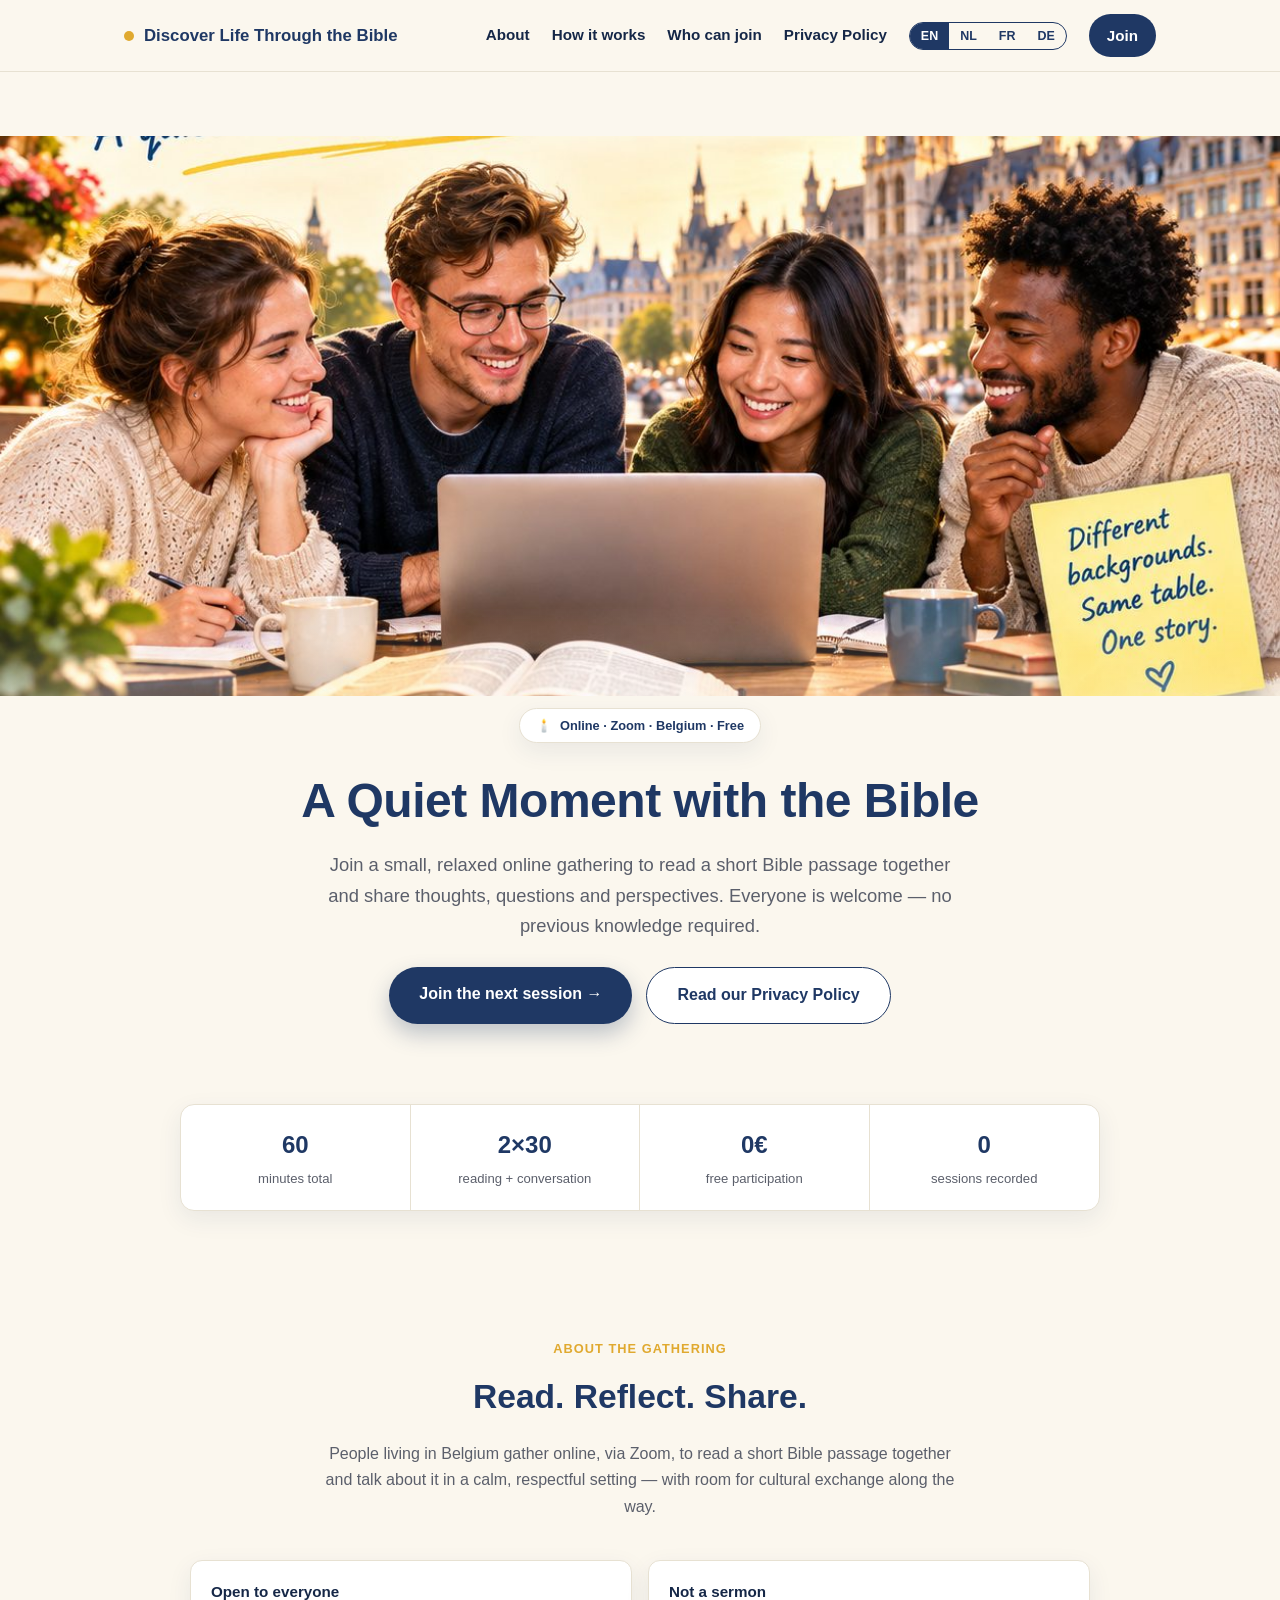
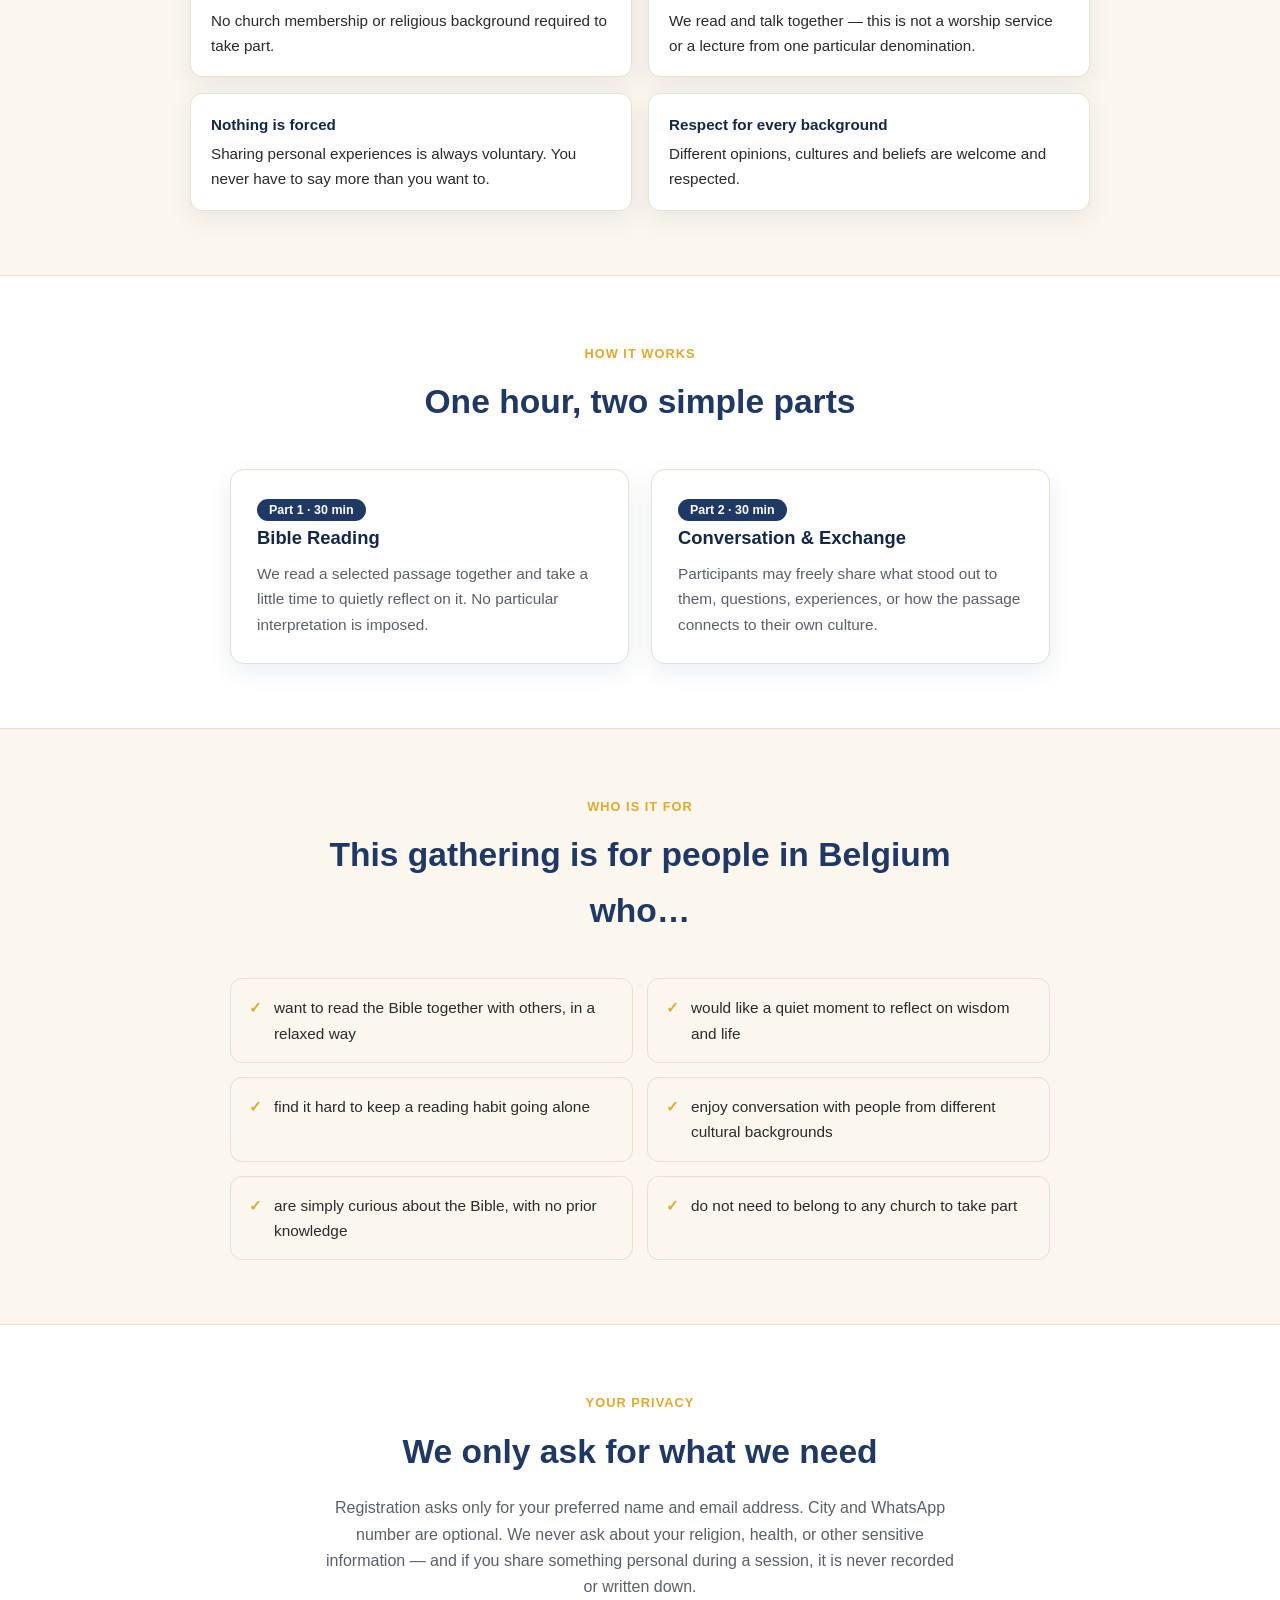
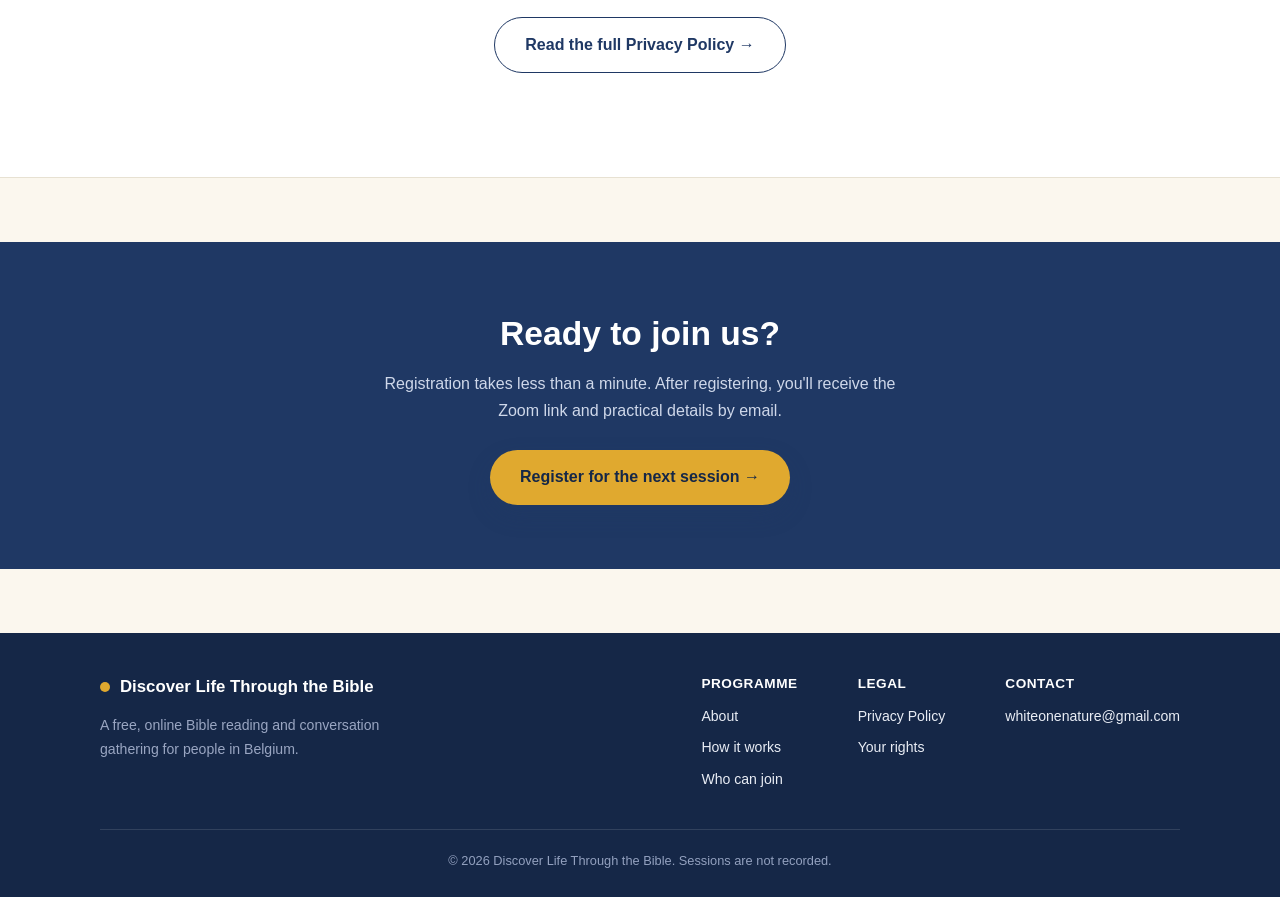
<file: index.html>
<!doctype html>
<html lang="en">
<head>
<meta charset="utf-8">
<meta name="viewport" content="width=device-width, initial-scale=1">
<title>Bible Reading &amp; Conversation — A Quiet Moment with the Bible</title>
<meta name="description" content="A free, online Bible reading and conversation gathering for people living in Belgium. Read together, reflect together, share freely — via Zoom.">
<link rel="icon" href="data:,">
<link rel="stylesheet" href="assets/style.css">
</head>
<body>

<header class="site-header">
  <nav class="nav">
    <a class="brand" href="index.html"><span class="brand-dot"></span> Discover Life Through the Bible</a>
    <ul class="nav-links">
      <li>
        <a href="#about" data-lang="en">About</a><a href="#about" data-lang="nl">Over ons</a>
        <a href="#about" data-lang="fr">À propos</a><a href="#about" data-lang="de">Über uns</a>
      </li>
      <li>
        <a href="#how" data-lang="en">How it works</a><a href="#how" data-lang="nl">Hoe het werkt</a>
        <a href="#how" data-lang="fr">Comment ça marche</a><a href="#how" data-lang="de">Ablauf</a>
      </li>
      <li>
        <a href="#who" data-lang="en">Who can join</a><a href="#who" data-lang="nl">Voor wie</a>
        <a href="#who" data-lang="fr">Qui peut participer</a><a href="#who" data-lang="de">Wer teilnehmen kann</a>
      </li>
      <li>
        <a href="privacy.html" data-lang="en">Privacy Policy</a><a href="privacy.html" data-lang="nl">Privacybeleid</a>
        <a href="privacy.html" data-lang="fr">Politique de confidentialité</a><a href="privacy.html" data-lang="de">Datenschutzerklärung</a>
      </li>
      <li class="lang-toggle">
        <button type="button" data-set-lang="en">EN</button><button type="button" data-set-lang="nl">NL</button><button type="button" data-set-lang="fr">FR</button><button type="button" data-set-lang="de">DE</button>
      </li>
      <li>
        <a class="nav-cta" href="#register" data-lang="en">Join</a><a class="nav-cta" href="#register" data-lang="nl">Doe mee</a>
        <a class="nav-cta" href="#register" data-lang="fr">Rejoindre</a><a class="nav-cta" href="#register" data-lang="de">Teilnehmen</a>
      </li>
    </ul>
    <button class="menu-toggle" aria-label="Menu">&#9776;</button>
  </nav>
</header>

<section class="hero">
  <img class="hero-media" src="assets/hero.jpg" alt="Four people reading the Bible together over a laptop, with Brussels in the background">
  <div class="hero-overlay">
    <div class="hero-text">
      <span class="eyebrow">🕯️
        <span data-lang="en">Online · Zoom · Belgium · Free</span>
        <span data-lang="nl">Online · Zoom · België · Gratis</span>
        <span data-lang="fr">En ligne · Zoom · Belgique · Gratuit</span>
        <span data-lang="de">Online · Zoom · Belgien · Kostenlos</span>
      </span>
      <h1 class="hero-title">
        <span data-lang="en">A Quiet Moment with the Bible</span>
        <span data-lang="nl">Een rustige avond met de Bijbel</span>
        <span data-lang="fr">Un moment paisible avec la Bible</span>
        <span data-lang="de">Ein ruhiger Moment mit der Bibel</span>
      </h1>
      <p class="hero-sub" data-lang="en">Join a small, relaxed online gathering to read a short Bible passage together and share thoughts, questions and perspectives. Everyone is welcome — no previous knowledge required.</p>
      <p class="hero-sub" data-lang="nl">Doe mee met een kleine, ontspannen online bijeenkomst waarin we samen een kort gedeelte uit de Bijbel lezen en onze gedachten, vragen en inzichten delen. Iedereen is welkom — voorkennis is niet nodig.</p>
      <p class="hero-sub" data-lang="fr">Rejoignez une petite rencontre en ligne détendue pour lire ensemble un court passage biblique et partager réflexions, questions et points de vue. Tout le monde est bienvenu — aucune connaissance préalable n'est requise.</p>
      <p class="hero-sub" data-lang="de">Nehmen Sie an einem kleinen, entspannten Online-Treffen teil, bei dem wir gemeinsam einen kurzen Bibeltext lesen und Gedanken, Fragen und Sichtweisen austauschen. Jeder ist willkommen — Vorkenntnisse sind nicht erforderlich.</p>
      <div class="btn-row">
        <a class="btn btn-primary" href="#register" data-lang="en">Join the next session →</a>
        <a class="btn btn-primary" href="#register" data-lang="nl">Doe mee aan de volgende sessie →</a>
        <a class="btn btn-primary" href="#register" data-lang="fr">Rejoindre la prochaine session →</a>
        <a class="btn btn-primary" href="#register" data-lang="de">Zur nächsten Sitzung anmelden →</a>
        <a class="btn btn-ghost" href="privacy.html" data-lang="en">Read our Privacy Policy</a>
        <a class="btn btn-ghost" href="privacy.html" data-lang="nl">Lees ons privacybeleid</a>
        <a class="btn btn-ghost" href="privacy.html" data-lang="fr">Lire notre politique de confidentialité</a>
        <a class="btn btn-ghost" href="privacy.html" data-lang="de">Unsere Datenschutzerklärung lesen</a>
      </div>
    </div>
  </div>
</section>

<div class="container">
  <div class="facts">
    <div class="fact"><div class="num">60</div>
      <div class="lbl" data-lang="en">minutes total</div><div class="lbl" data-lang="nl">minuten in totaal</div>
      <div class="lbl" data-lang="fr">minutes au total</div><div class="lbl" data-lang="de">Minuten insgesamt</div>
    </div>
    <div class="fact"><div class="num">2×30</div>
      <div class="lbl" data-lang="en">reading + conversation</div><div class="lbl" data-lang="nl">lezen + gesprek</div>
      <div class="lbl" data-lang="fr">lecture + conversation</div><div class="lbl" data-lang="de">Lesen + Gespräch</div>
    </div>
    <div class="fact"><div class="num">0€</div>
      <div class="lbl" data-lang="en">free participation</div><div class="lbl" data-lang="nl">gratis deelname</div>
      <div class="lbl" data-lang="fr">participation gratuite</div><div class="lbl" data-lang="de">kostenlose Teilnahme</div>
    </div>
    <div class="fact"><div class="num">0</div>
      <div class="lbl" data-lang="en">sessions recorded</div><div class="lbl" data-lang="nl">sessies opgenomen</div>
      <div class="lbl" data-lang="fr">séances enregistrées</div><div class="lbl" data-lang="de">aufgezeichnete Sitzungen</div>
    </div>
  </div>
</div>

<section id="about">
  <div class="container">
    <div class="section-head">
      <span class="section-tag" data-lang="en">About the gathering</span>
      <span class="section-tag" data-lang="nl">Over de bijeenkomst</span>
      <span class="section-tag" data-lang="fr">À propos de la rencontre</span>
      <span class="section-tag" data-lang="de">Über das Treffen</span>
      <h2 data-lang="en">Read. Reflect. Share.</h2>
      <h2 data-lang="nl">Lezen. Nadenken. Delen.</h2>
      <h2 data-lang="fr">Lire. Réfléchir. Partager.</h2>
      <h2 data-lang="de">Lesen. Nachdenken. Teilen.</h2>
      <p data-lang="en">People living in Belgium gather online, via Zoom, to read a short Bible passage together and talk about it in a calm, respectful setting — with room for cultural exchange along the way.</p>
      <p data-lang="nl">Mensen die in België wonen, komen online samen via Zoom om een kort gedeelte uit de Bijbel te lezen en er rustig en respectvol over te praten — met ruimte voor culturele uitwisseling.</p>
      <p data-lang="fr">Des personnes vivant en Belgique se réunissent en ligne, via Zoom, pour lire ensemble un court passage biblique et en discuter dans un cadre calme et respectueux — avec une place pour les échanges culturels.</p>
      <p data-lang="de">Menschen, die in Belgien leben, treffen sich online über Zoom, um gemeinsam einen kurzen Bibeltext zu lesen und in ruhiger, respektvoller Atmosphäre darüber zu sprechen — mit Raum für kulturellen Austausch.</p>
    </div>
    <div class="principles">
      <div class="principle" data-lang="en"><b>Open to everyone</b>No church membership or religious background required to take part.</div>
      <div class="principle" data-lang="nl"><b>Open voor iedereen</b>Geen kerklidmaatschap of religieuze achtergrond vereist om deel te nemen.</div>
      <div class="principle" data-lang="fr"><b>Ouvert à tous</b>Aucune appartenance à une église ni origine religieuse n'est requise pour participer.</div>
      <div class="principle" data-lang="de"><b>Offen für alle</b>Keine Kirchenmitgliedschaft oder religiöser Hintergrund erforderlich, um teilzunehmen.</div>

      <div class="principle" data-lang="en"><b>Not a sermon</b>We read and talk together — this is not a worship service or a lecture from one particular denomination.</div>
      <div class="principle" data-lang="nl"><b>Geen preek</b>We lezen en praten samen — dit is geen kerkdienst of les vanuit één bepaalde stroming.</div>
      <div class="principle" data-lang="fr"><b>Ce n'est pas un sermon</b>Nous lisons et discutons ensemble — ce n'est ni un office religieux, ni un enseignement propre à une confession particulière.</div>
      <div class="principle" data-lang="de"><b>Keine Predigt</b>Wir lesen und sprechen gemeinsam — dies ist weder ein Gottesdienst noch ein Vortrag einer bestimmten Konfession.</div>

      <div class="principle" data-lang="en"><b>Nothing is forced</b>Sharing personal experiences is always voluntary. You never have to say more than you want to.</div>
      <div class="principle" data-lang="nl"><b>Niets is verplicht</b>Persoonlijke ervaringen delen is altijd vrijwillig. Je hoeft nooit meer te zeggen dan je wilt.</div>
      <div class="principle" data-lang="fr"><b>Rien n'est obligatoire</b>Partager des expériences personnelles est toujours volontaire. Vous n'êtes jamais tenu d'en dire plus que vous ne le souhaitez.</div>
      <div class="principle" data-lang="de"><b>Nichts ist verpflichtend</b>Das Teilen persönlicher Erfahrungen ist immer freiwillig. Sie müssen nie mehr sagen, als Sie möchten.</div>

      <div class="principle" data-lang="en"><b>Respect for every background</b>Different opinions, cultures and beliefs are welcome and respected.</div>
      <div class="principle" data-lang="nl"><b>Respect voor elke achtergrond</b>Verschillende meningen, culturen en overtuigingen zijn welkom en worden gerespecteerd.</div>
      <div class="principle" data-lang="fr"><b>Respect de toutes les origines</b>Les opinions, cultures et croyances différentes sont les bienvenues et respectées.</div>
      <div class="principle" data-lang="de"><b>Respekt für jeden Hintergrund</b>Unterschiedliche Meinungen, Kulturen und Überzeugungen sind willkommen und werden respektiert.</div>
    </div>
  </div>
</section>

<section id="how" class="alt">
  <div class="container">
    <div class="section-head">
      <span class="section-tag" data-lang="en">How it works</span>
      <span class="section-tag" data-lang="nl">Hoe het werkt</span>
      <span class="section-tag" data-lang="fr">Comment ça marche</span>
      <span class="section-tag" data-lang="de">Ablauf</span>
      <h2 data-lang="en">One hour, two simple parts</h2>
      <h2 data-lang="nl">Eén uur, twee eenvoudige delen</h2>
      <h2 data-lang="fr">Une heure, deux parties simples</h2>
      <h2 data-lang="de">Eine Stunde, zwei einfache Teile</h2>
    </div>
    <div class="steps">
      <div class="step-card">
        <span class="badge" data-lang="en">Part 1 · 30 min</span>
        <span class="badge" data-lang="nl">Deel 1 · 30 min</span>
        <span class="badge" data-lang="fr">Partie 1 · 30 min</span>
        <span class="badge" data-lang="de">Teil 1 · 30 Min.</span>
        <h3 data-lang="en">Bible Reading</h3>
        <h3 data-lang="nl">Bijbellezen</h3>
        <h3 data-lang="fr">Lecture biblique</h3>
        <h3 data-lang="de">Bibellesung</h3>
        <p data-lang="en">We read a selected passage together and take a little time to quietly reflect on it. No particular interpretation is imposed.</p>
        <p data-lang="nl">We lezen samen een gekozen gedeelte en nemen even de tijd om er rustig over na te denken. Er wordt geen bepaalde uitleg opgelegd.</p>
        <p data-lang="fr">Nous lisons ensemble un passage choisi et prenons un moment pour y réfléchir calmement. Aucune interprétation particulière n'est imposée.</p>
        <p data-lang="de">Wir lesen gemeinsam einen ausgewählten Abschnitt und nehmen uns etwas Zeit, in Ruhe darüber nachzudenken. Es wird keine bestimmte Auslegung vorgegeben.</p>
      </div>
      <div class="step-card">
        <span class="badge" data-lang="en">Part 2 · 30 min</span>
        <span class="badge" data-lang="nl">Deel 2 · 30 min</span>
        <span class="badge" data-lang="fr">Partie 2 · 30 min</span>
        <span class="badge" data-lang="de">Teil 2 · 30 Min.</span>
        <h3 data-lang="en">Conversation &amp; Exchange</h3>
        <h3 data-lang="nl">Gesprek &amp; uitwisseling</h3>
        <h3 data-lang="fr">Conversation et échange</h3>
        <h3 data-lang="de">Gespräch &amp; Austausch</h3>
        <p data-lang="en">Participants may freely share what stood out to them, questions, experiences, or how the passage connects to their own culture.</p>
        <p data-lang="nl">Deelnemers mogen vrij delen wat hen opviel, vragen stellen of vertellen hoe de tekst aansluit bij hun eigen cultuur.</p>
        <p data-lang="fr">Les participants peuvent librement partager ce qui les a marqués, poser des questions, ou expliquer comment le texte résonne avec leur propre culture.</p>
        <p data-lang="de">Teilnehmende können frei teilen, was ihnen aufgefallen ist, Fragen stellen oder erzählen, wie der Text mit ihrer eigenen Kultur zusammenhängt.</p>
      </div>
    </div>
  </div>
</section>

<section id="who">
  <div class="container">
    <div class="section-head">
      <span class="section-tag" data-lang="en">Who is it for</span>
      <span class="section-tag" data-lang="nl">Voor wie</span>
      <span class="section-tag" data-lang="fr">Pour qui</span>
      <span class="section-tag" data-lang="de">Für wen</span>
      <h2 data-lang="en">This gathering is for people in Belgium who…</h2>
      <h2 data-lang="nl">Deze bijeenkomst is voor mensen in België die…</h2>
      <h2 data-lang="fr">Cette rencontre s'adresse aux personnes en Belgique qui…</h2>
      <h2 data-lang="de">Dieses Treffen ist für Menschen in Belgien, die…</h2>
    </div>
    <div class="who-grid">
      <div class="who-item">
        <span class="ico">✓</span>
        <span data-lang="en">want to read the Bible together with others, in a relaxed way</span>
        <span data-lang="nl">samen met anderen de Bijbel willen lezen, op een ontspannen manier</span>
        <span data-lang="fr">souhaitent lire la Bible avec d'autres, dans une ambiance détendue</span>
        <span data-lang="de">die Bibel gemeinsam mit anderen auf entspannte Weise lesen möchten</span>
      </div>
      <div class="who-item">
        <span class="ico">✓</span>
        <span data-lang="en">would like a quiet moment to reflect on wisdom and life</span>
        <span data-lang="nl">op zoek zijn naar een rustig moment om na te denken over wijsheid en het leven</span>
        <span data-lang="fr">aimeraient un moment calme pour réfléchir à la sagesse et à la vie</span>
        <span data-lang="de">sich einen ruhigen Moment wünschen, um über Weisheit und das Leben nachzudenken</span>
      </div>
      <div class="who-item">
        <span class="ico">✓</span>
        <span data-lang="en">find it hard to keep a reading habit going alone</span>
        <span data-lang="nl">het moeilijk vinden om alleen een leesgewoonte vol te houden</span>
        <span data-lang="fr">ont du mal à maintenir seules une habitude de lecture</span>
        <span data-lang="de">es schwierig finden, allein eine Lesegewohnheit beizubehalten</span>
      </div>
      <div class="who-item">
        <span class="ico">✓</span>
        <span data-lang="en">enjoy conversation with people from different cultural backgrounds</span>
        <span data-lang="nl">graag praten met mensen met verschillende culturele achtergronden</span>
        <span data-lang="fr">aiment converser avec des personnes d'origines culturelles différentes</span>
        <span data-lang="de">gerne mit Menschen aus verschiedenen kulturellen Hintergründen ins Gespräch kommen</span>
      </div>
      <div class="who-item">
        <span class="ico">✓</span>
        <span data-lang="en">are simply curious about the Bible, with no prior knowledge</span>
        <span data-lang="nl">gewoon nieuwsgierig zijn naar de Bijbel, zonder voorkennis</span>
        <span data-lang="fr">sont simplement curieuses de la Bible, sans connaissance préalable</span>
        <span data-lang="de">einfach neugierig auf die Bibel sind, ganz ohne Vorkenntnisse</span>
      </div>
      <div class="who-item">
        <span class="ico">✓</span>
        <span data-lang="en">do not need to belong to any church to take part</span>
        <span data-lang="nl">niet tot een kerk hoeven te behoren om deel te nemen</span>
        <span data-lang="fr">n'ont pas besoin d'appartenir à une église pour participer</span>
        <span data-lang="de">keiner Kirche angehören müssen, um teilzunehmen</span>
      </div>
    </div>
  </div>
</section>

<section id="privacy" class="alt">
  <div class="container">
    <div class="section-head">
      <span class="section-tag" data-lang="en">Your privacy</span>
      <span class="section-tag" data-lang="nl">Jouw privacy</span>
      <span class="section-tag" data-lang="fr">Votre vie privée</span>
      <span class="section-tag" data-lang="de">Ihr Datenschutz</span>
      <h2 data-lang="en">We only ask for what we need</h2>
      <h2 data-lang="nl">We vragen alleen wat we nodig hebben</h2>
      <h2 data-lang="fr">Nous ne demandons que le nécessaire</h2>
      <h2 data-lang="de">Wir fragen nur, was wir brauchen</h2>
      <p data-lang="en">Registration asks only for your preferred name and email address. City and WhatsApp number are optional. We never ask about your religion, health, or other sensitive information — and if you share something personal during a session, it is never recorded or written down.</p>
      <p data-lang="nl">Bij registratie vragen we alleen je voorkeursnaam en e-mailadres. Stad en WhatsApp-nummer zijn optioneel. We vragen nooit naar je religie, gezondheid of andere gevoelige informatie — en als je tijdens een sessie iets persoonlijks deelt, wordt dit nooit opgenomen of genoteerd.</p>
      <p data-lang="fr">L'inscription ne demande que votre prénom ou nom d'usage et votre adresse e-mail. La ville et le numéro WhatsApp sont facultatifs. Nous ne demandons jamais votre religion, votre santé ou d'autres informations sensibles — et si vous partagez quelque chose de personnel pendant une séance, cela n'est jamais enregistré ni noté.</p>
      <p data-lang="de">Bei der Anmeldung fragen wir nur nach Ihrem bevorzugten Namen und Ihrer E-Mail-Adresse. Stadt und WhatsApp-Nummer sind optional. Wir fragen nie nach Ihrer Religion, Gesundheit oder anderen sensiblen Informationen — und wenn Sie während einer Sitzung etwas Persönliches teilen, wird dies niemals aufgezeichnet oder notiert.</p>
      <p>
        <a class="btn btn-ghost" href="privacy.html" data-lang="en">Read the full Privacy Policy →</a>
        <a class="btn btn-ghost" href="privacy.html" data-lang="nl">Lees het volledige privacybeleid →</a>
        <a class="btn btn-ghost" href="privacy.html" data-lang="fr">Lire la politique de confidentialité complète →</a>
        <a class="btn btn-ghost" href="privacy.html" data-lang="de">Vollständige Datenschutzerklärung lesen →</a>
      </p>
    </div>
  </div>
</section>

<section id="register">
  <div class="cta-band">
    <h2 data-lang="en">Ready to join us?</h2>
    <h2 data-lang="nl">Klaar om mee te doen?</h2>
    <h2 data-lang="fr">Prêt à nous rejoindre ?</h2>
    <h2 data-lang="de">Bereit mitzumachen?</h2>
    <p data-lang="en">Registration takes less than a minute. After registering, you'll receive the Zoom link and practical details by email.</p>
    <p data-lang="nl">Registreren duurt minder dan een minuut. Na registratie ontvang je de Zoom-link en praktische details per e-mail.</p>
    <p data-lang="fr">L'inscription prend moins d'une minute. Après votre inscription, vous recevrez le lien Zoom et les informations pratiques par e-mail.</p>
    <p data-lang="de">Die Anmeldung dauert weniger als eine Minute. Nach der Anmeldung erhalten Sie den Zoom-Link und praktische Informationen per E-Mail.</p>

    <!--
      HOW TO ACTIVATE REGISTRATION
      Replace the href below with your real registration form link
      (e.g. a Google Form, Typeform, or your own form that only collects
      preferred name + email, per the Privacy Policy). Until you do,
      these buttons open an email to whiteonenature@gmail.com instead.
    -->
    <a class="btn btn-primary"
       href="mailto:whiteonenature@gmail.com?subject=Registration%20—%20Bible%20Reading%20%26%20Conversation"
       data-lang="en">Register for the next session →</a>
    <a class="btn btn-primary"
       href="mailto:whiteonenature@gmail.com?subject=Registratie%20—%20Bijbellezen%20%26%20Gesprek"
       data-lang="nl">Registreer voor de volgende sessie →</a>
    <a class="btn btn-primary"
       href="mailto:whiteonenature@gmail.com?subject=Inscription%20—%20Lecture%20biblique%20et%20conversation"
       data-lang="fr">S'inscrire à la prochaine session →</a>
    <a class="btn btn-primary"
       href="mailto:whiteonenature@gmail.com?subject=Anmeldung%20—%20Bibellesung%20%26%20Gespr%C3%A4ch"
       data-lang="de">Für die nächste Sitzung anmelden →</a>
  </div>
</section>

<footer>
  <div class="footer-grid">
    <div>
      <div class="brand" style="color:#fff"><span class="brand-dot"></span> Discover Life Through the Bible</div>
      <p style="max-width:280px;color:#9aa6c2" data-lang="en">A free, online Bible reading and conversation gathering for people in Belgium.</p>
      <p style="max-width:280px;color:#9aa6c2" data-lang="nl">Een gratis, online bijeenkomst voor Bijbellezen en gesprek voor mensen in België.</p>
      <p style="max-width:280px;color:#9aa6c2" data-lang="fr">Une rencontre en ligne gratuite de lecture biblique et de conversation pour les personnes en Belgique.</p>
      <p style="max-width:280px;color:#9aa6c2" data-lang="de">Ein kostenloses Online-Treffen zum Bibellesen und Gespräch für Menschen in Belgien.</p>
    </div>
    <div class="footer-cols">
      <div>
        <h4 data-lang="en">Programme</h4><h4 data-lang="nl">Programma</h4>
        <h4 data-lang="fr">Programme</h4><h4 data-lang="de">Programm</h4>
        <ul>
          <li>
            <a href="#about" data-lang="en">About</a><a href="#about" data-lang="nl">Over ons</a>
            <a href="#about" data-lang="fr">À propos</a><a href="#about" data-lang="de">Über uns</a>
          </li>
          <li>
            <a href="#how" data-lang="en">How it works</a><a href="#how" data-lang="nl">Hoe het werkt</a>
            <a href="#how" data-lang="fr">Comment ça marche</a><a href="#how" data-lang="de">Ablauf</a>
          </li>
          <li>
            <a href="#who" data-lang="en">Who can join</a><a href="#who" data-lang="nl">Voor wie</a>
            <a href="#who" data-lang="fr">Qui peut participer</a><a href="#who" data-lang="de">Wer teilnehmen kann</a>
          </li>
        </ul>
      </div>
      <div>
        <h4 data-lang="en">Legal</h4><h4 data-lang="nl">Juridisch</h4>
        <h4 data-lang="fr">Mentions légales</h4><h4 data-lang="de">Rechtliches</h4>
        <ul>
          <li>
            <a href="privacy.html" data-lang="en">Privacy Policy</a><a href="privacy.html" data-lang="nl">Privacybeleid</a>
            <a href="privacy.html" data-lang="fr">Politique de confidentialité</a><a href="privacy.html" data-lang="de">Datenschutzerklärung</a>
          </li>
          <li>
            <a href="privacy.html#rights" data-lang="en">Your rights</a><a href="privacy.html#rights" data-lang="nl">Jouw rechten</a>
            <a href="privacy.html#rights" data-lang="fr">Vos droits</a><a href="privacy.html#rights" data-lang="de">Ihre Rechte</a>
          </li>
        </ul>
      </div>
      <div>
        <h4 data-lang="en">Contact</h4><h4 data-lang="nl">Contact</h4>
        <h4 data-lang="fr">Contact</h4><h4 data-lang="de">Kontakt</h4>
        <ul>
          <li><a href="mailto:whiteonenature@gmail.com">whiteonenature@gmail.com</a></li>
        </ul>
      </div>
    </div>
  </div>
  <div class="footer-bottom">
    <span data-lang="en">© 2026 Discover Life Through the Bible. Sessions are not recorded.</span>
    <span data-lang="nl">© 2026 Discover Life Through the Bible. Sessies worden niet opgenomen.</span>
    <span data-lang="fr">© 2026 Discover Life Through the Bible. Les séances ne sont pas enregistrées.</span>
    <span data-lang="de">© 2026 Discover Life Through the Bible. Sitzungen werden nicht aufgezeichnet.</span>
  </div>
</footer>

<script src="assets/script.js"></script>
</body>
</html>
</file>
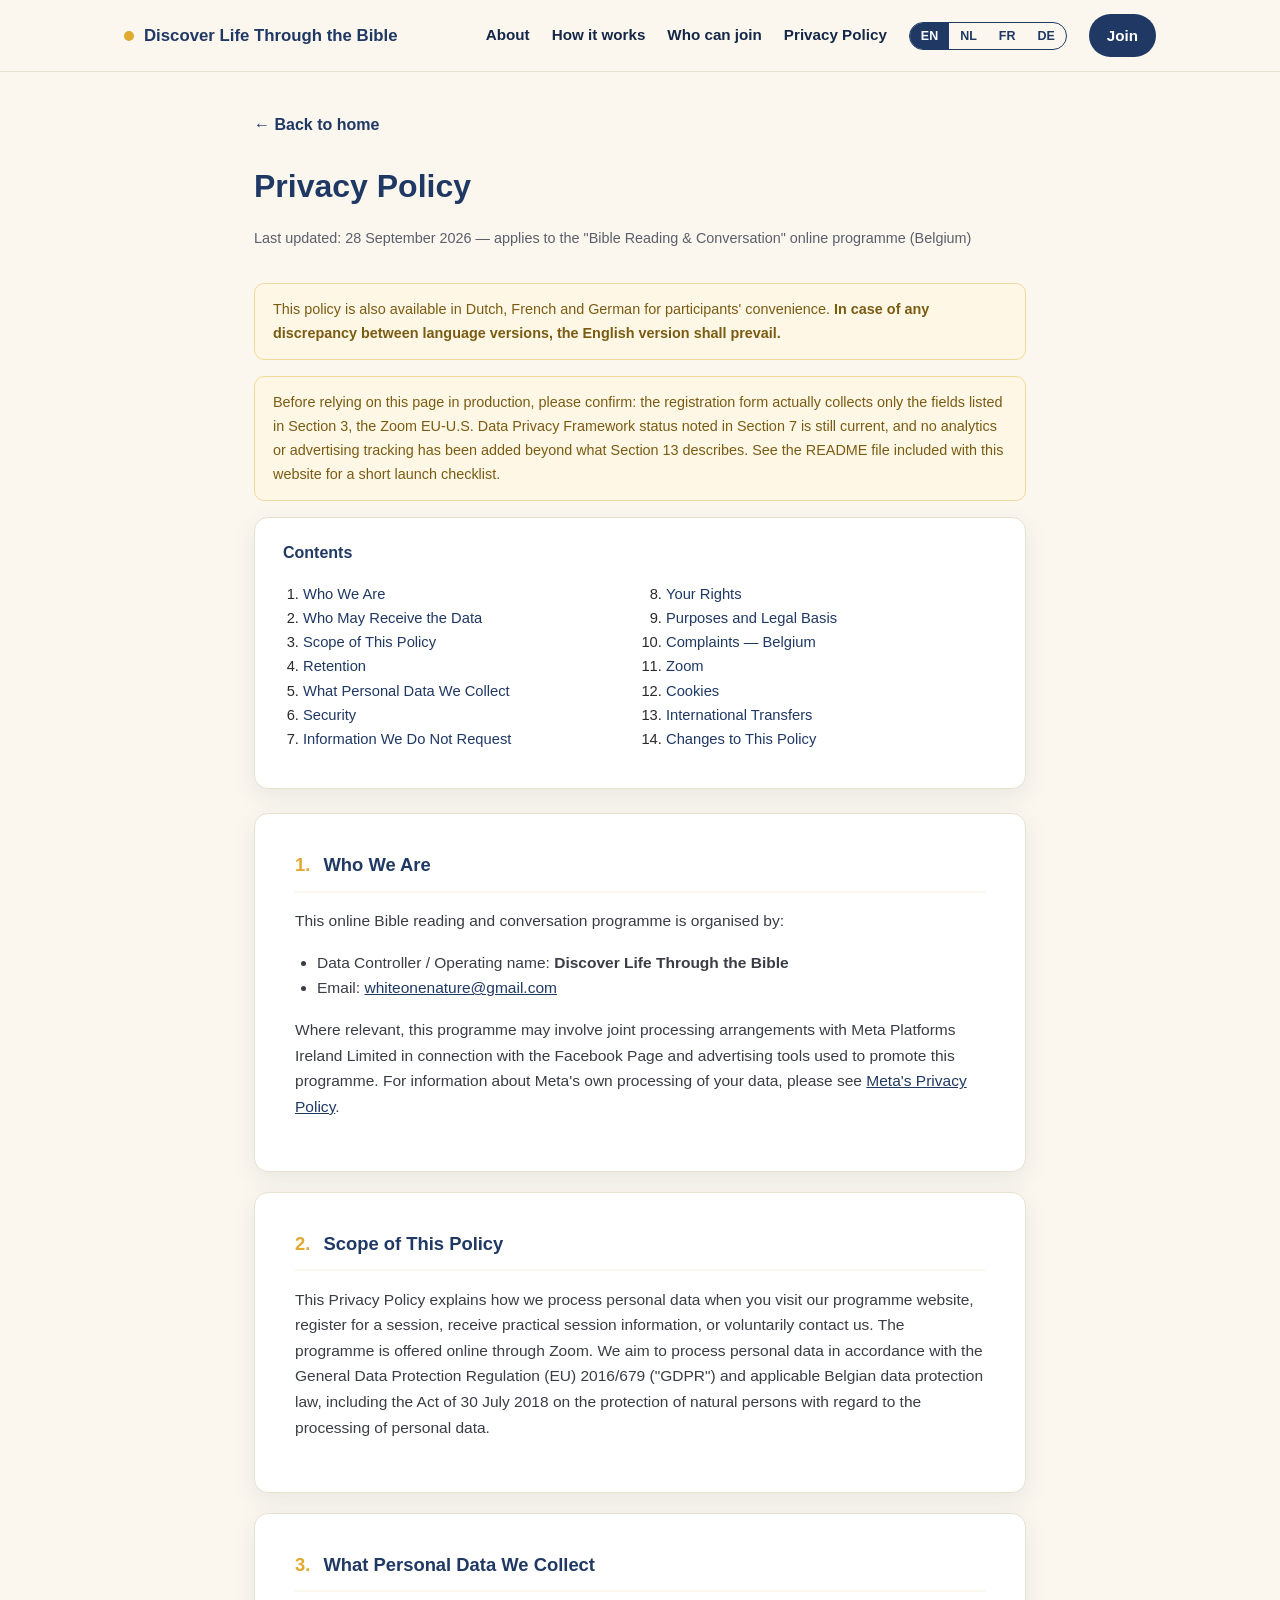
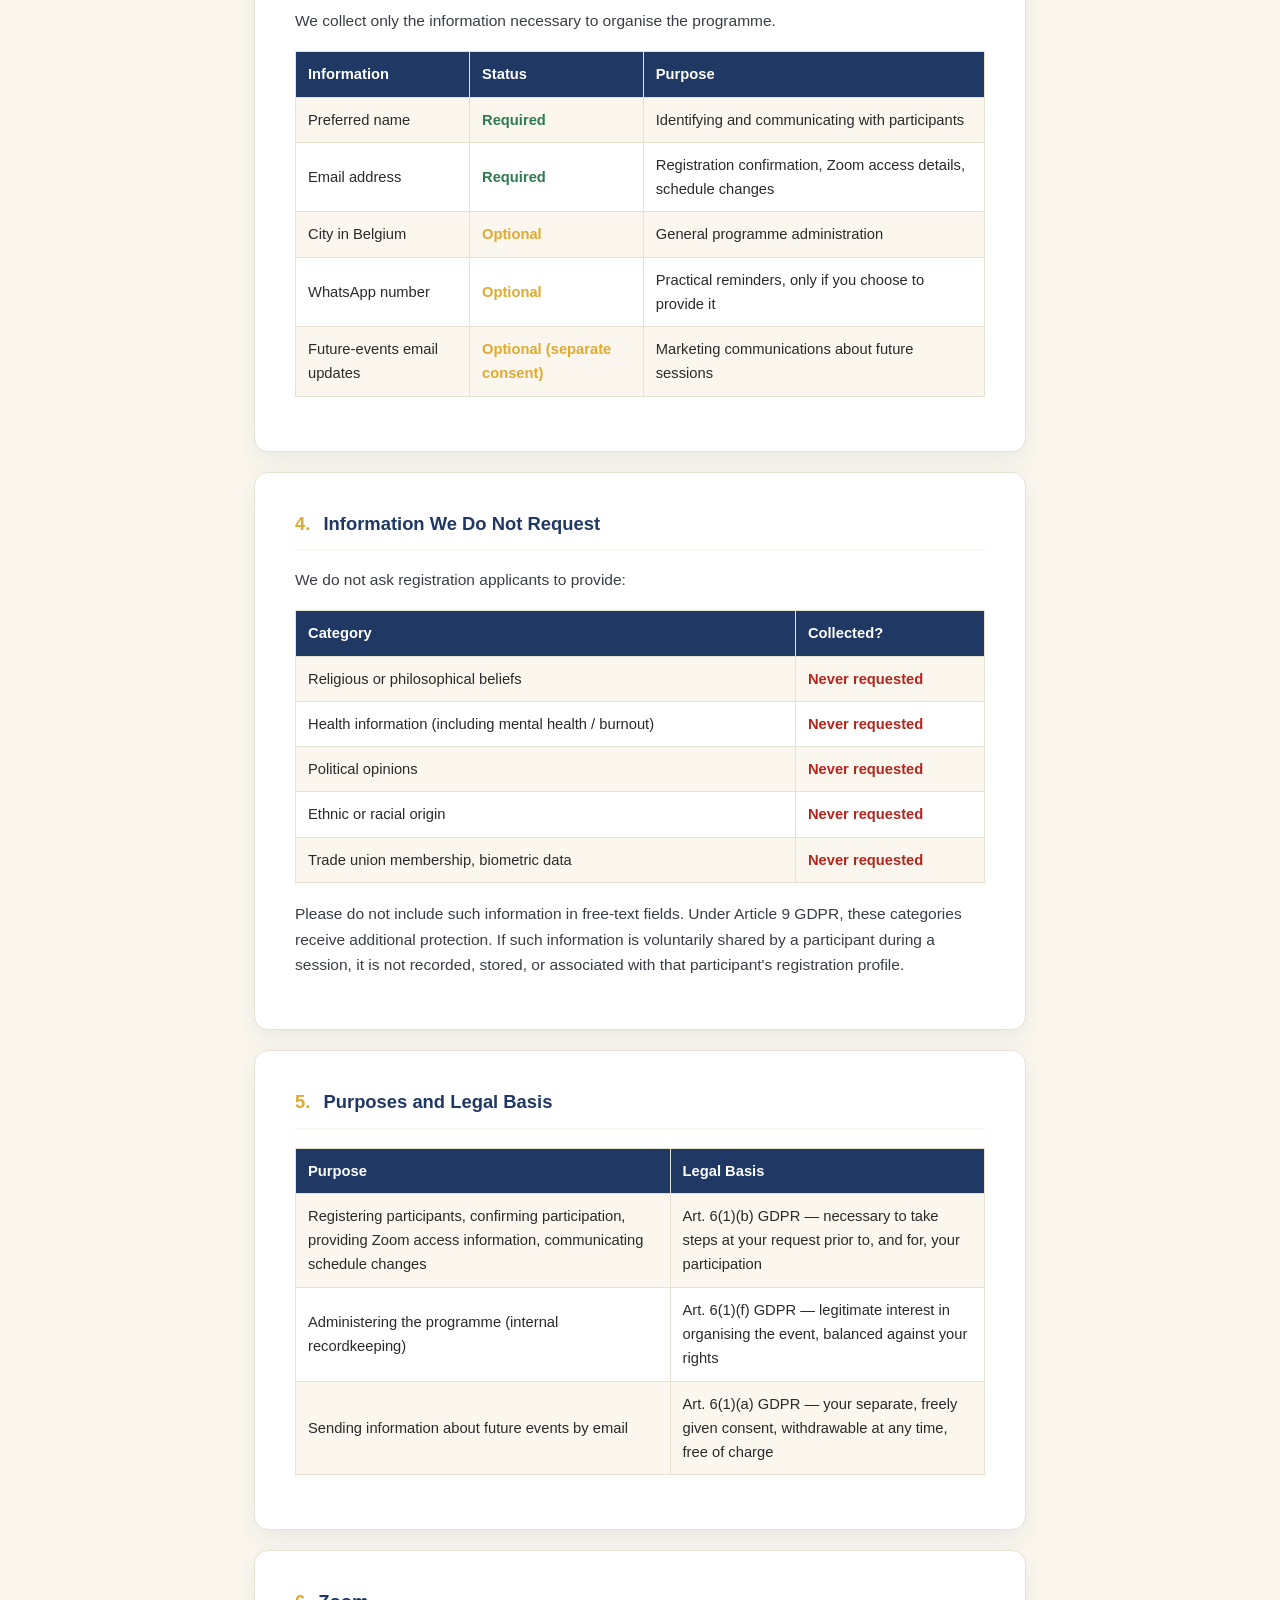
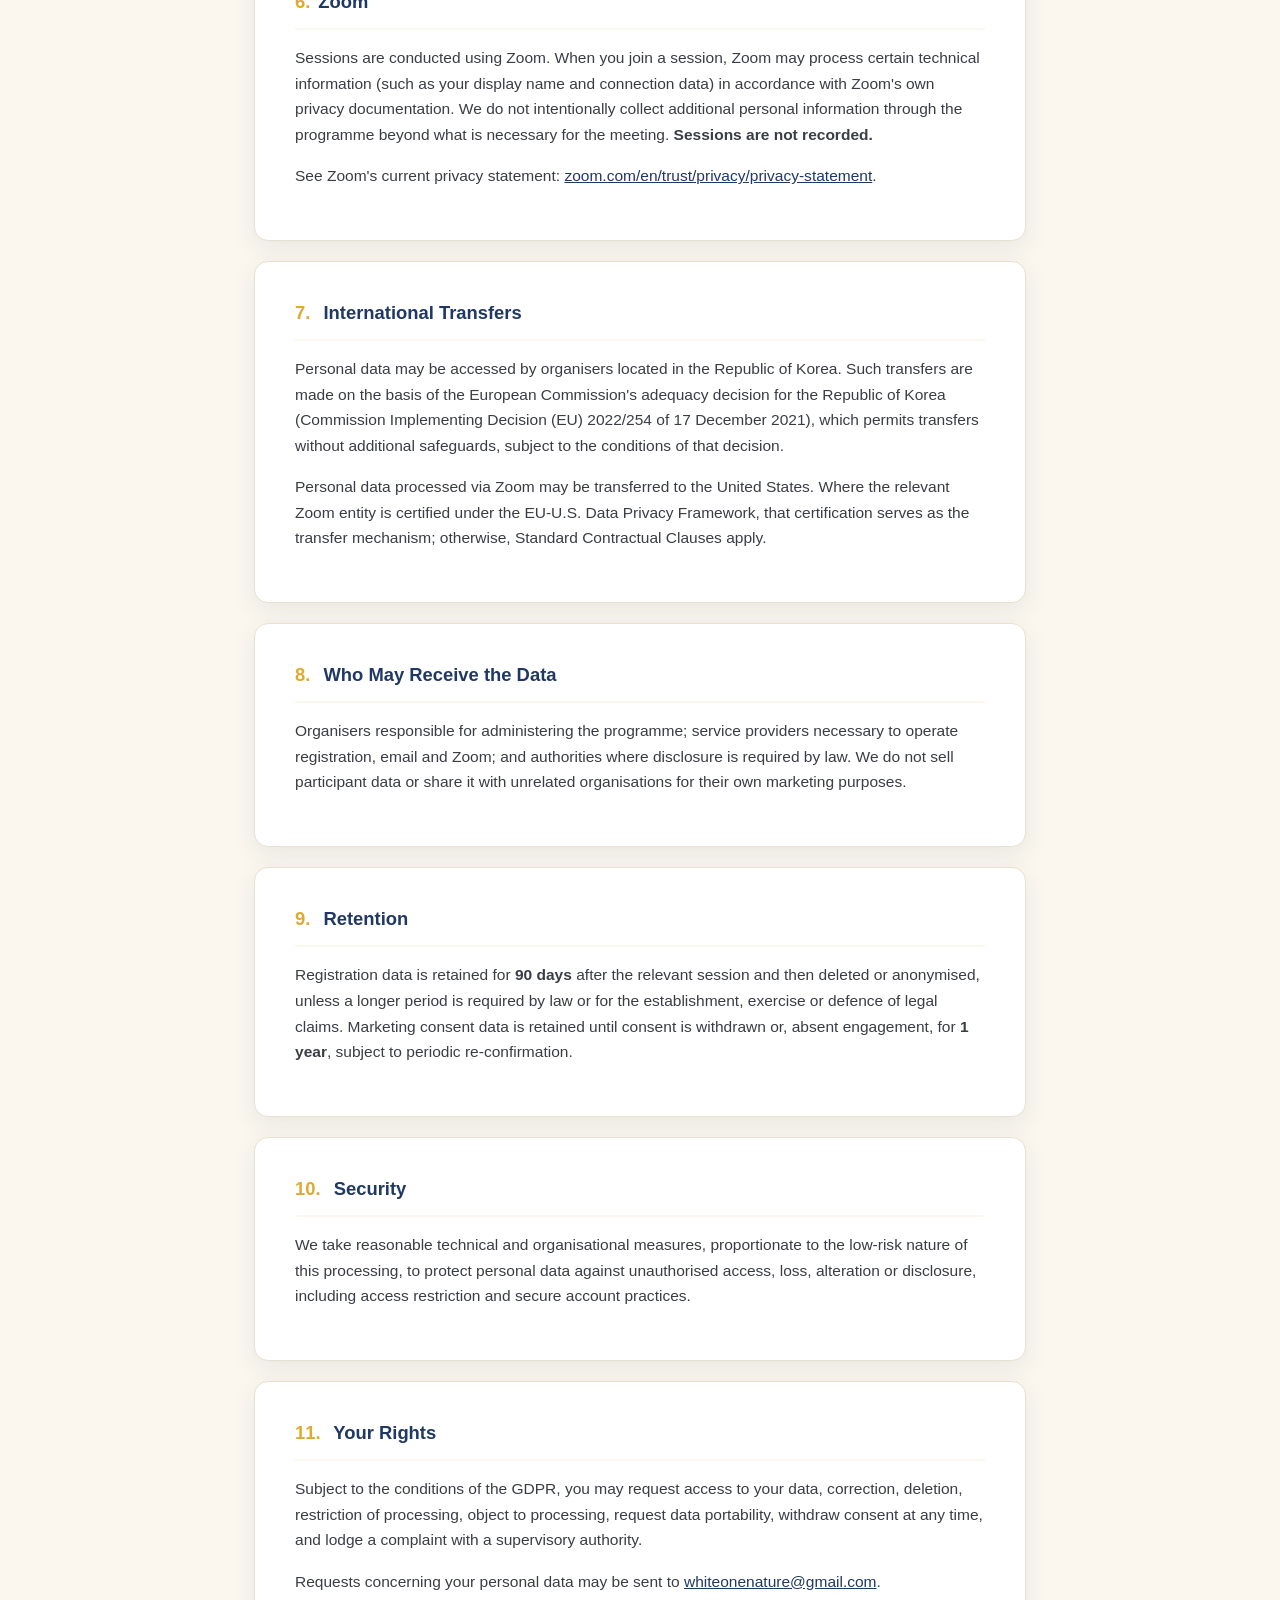
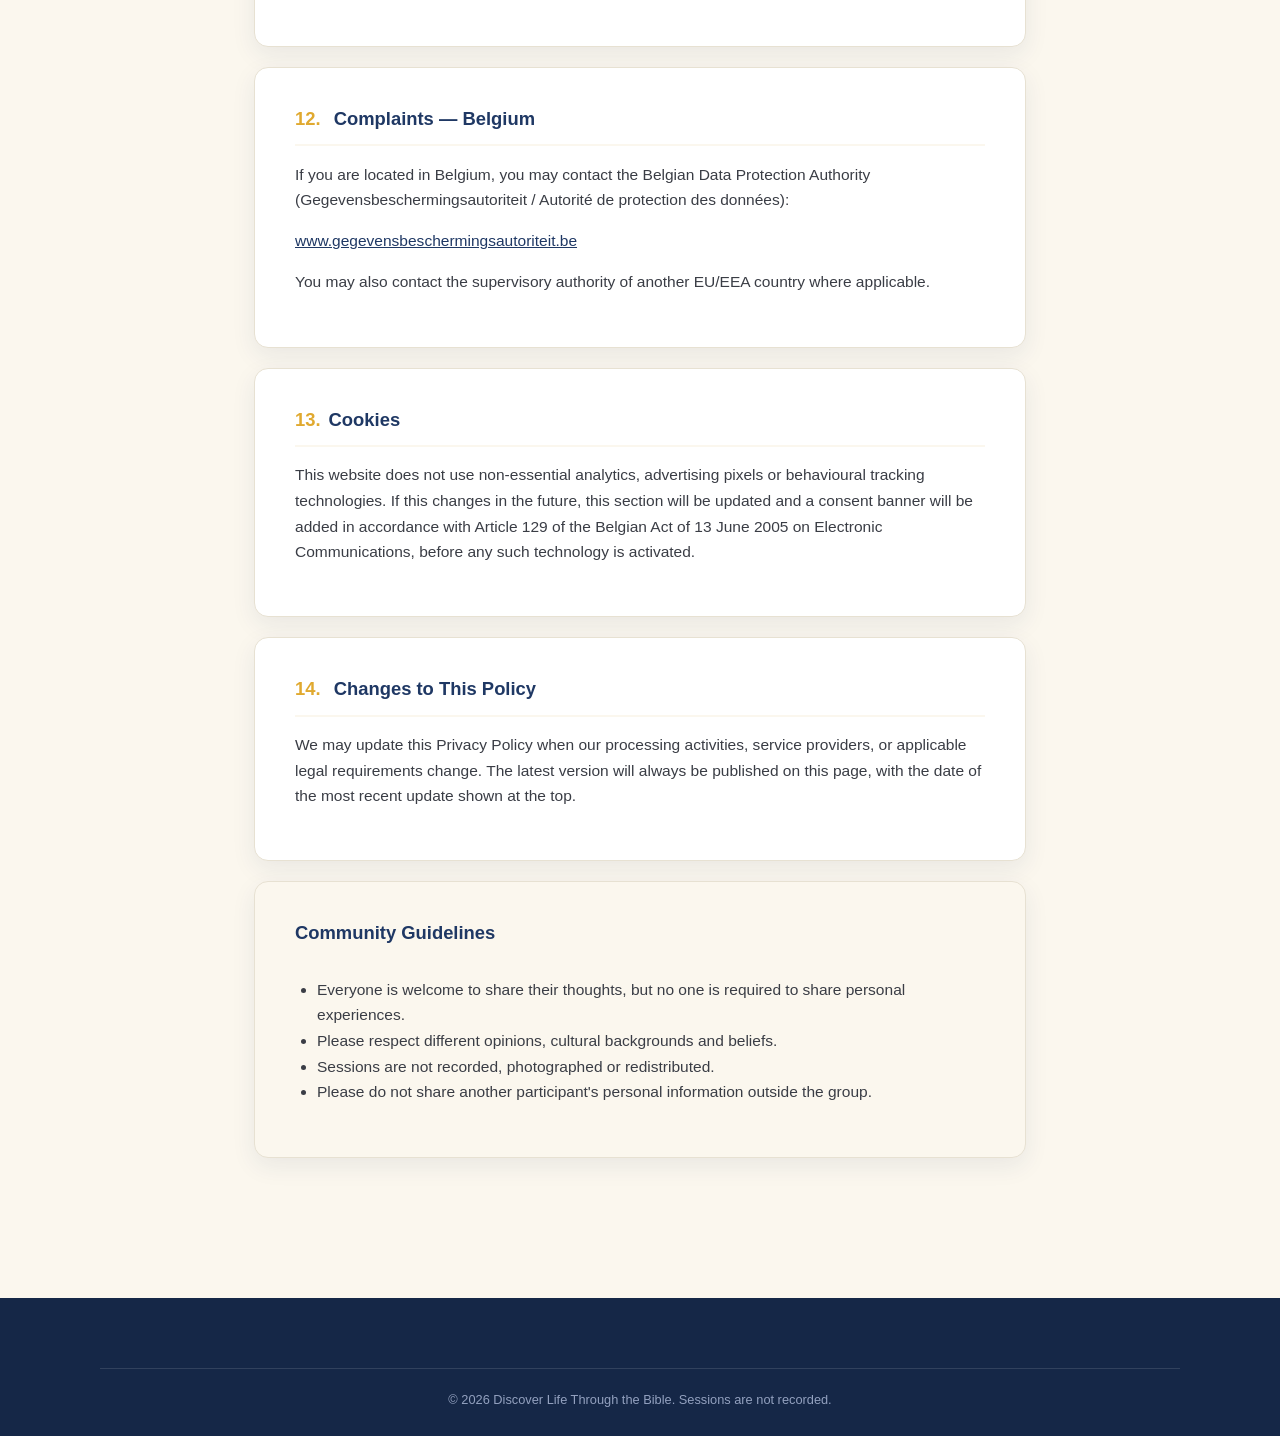
<file: privacy.html>
<!doctype html>
<html lang="en">
<head>
<meta charset="utf-8">
<meta name="viewport" content="width=device-width, initial-scale=1">
<title>Privacy Policy — Discover Life Through the Bible</title>
<meta name="description" content="Privacy Policy for the Bible Reading & Conversation online gathering, organised for participants living in Belgium.">
<link rel="icon" href="data:,">
<link rel="stylesheet" href="assets/style.css">
</head>
<body>

<header class="site-header">
  <nav class="nav">
    <a class="brand" href="index.html"><span class="brand-dot"></span> Discover Life Through the Bible</a>
    <ul class="nav-links">
      <li>
        <a href="index.html#about" data-lang="en">About</a><a href="index.html#about" data-lang="nl">Over ons</a>
        <a href="index.html#about" data-lang="fr">À propos</a><a href="index.html#about" data-lang="de">Über uns</a>
      </li>
      <li>
        <a href="index.html#how" data-lang="en">How it works</a><a href="index.html#how" data-lang="nl">Hoe het werkt</a>
        <a href="index.html#how" data-lang="fr">Comment ça marche</a><a href="index.html#how" data-lang="de">Ablauf</a>
      </li>
      <li>
        <a href="index.html#who" data-lang="en">Who can join</a><a href="index.html#who" data-lang="nl">Voor wie</a>
        <a href="index.html#who" data-lang="fr">Qui peut participer</a><a href="index.html#who" data-lang="de">Wer teilnehmen kann</a>
      </li>
      <li>
        <a href="privacy.html"><b data-lang="en">Privacy Policy</b><b data-lang="nl">Privacybeleid</b><b data-lang="fr">Politique de confidentialité</b><b data-lang="de">Datenschutzerklärung</b></a>
      </li>
      <li class="lang-toggle">
        <button type="button" data-set-lang="en">EN</button><button type="button" data-set-lang="nl">NL</button><button type="button" data-set-lang="fr">FR</button><button type="button" data-set-lang="de">DE</button>
      </li>
      <li>
        <a class="nav-cta" href="index.html#register" data-lang="en">Join</a><a class="nav-cta" href="index.html#register" data-lang="nl">Doe mee</a>
        <a class="nav-cta" href="index.html#register" data-lang="fr">Rejoindre</a><a class="nav-cta" href="index.html#register" data-lang="de">Teilnehmen</a>
      </li>
    </ul>
    <button class="menu-toggle" aria-label="Menu">&#9776;</button>
  </nav>
</header>

<div class="legal-wrap">
  <a class="back-link" href="index.html" data-lang="en">← Back to home</a>
  <a class="back-link" href="index.html" data-lang="nl">← Terug naar home</a>
  <a class="back-link" href="index.html" data-lang="fr">← Retour à l'accueil</a>
  <a class="back-link" href="index.html" data-lang="de">← Zurück zur Startseite</a>

  <h1 data-lang="en">Privacy Policy</h1>
  <h1 data-lang="nl">Privacybeleid</h1>
  <h1 data-lang="fr">Politique de confidentialité</h1>
  <h1 data-lang="de">Datenschutzerklärung</h1>

  <p class="updated" data-lang="en">Last updated: 28 September 2026 — applies to the "Bible Reading &amp; Conversation" online programme (Belgium)</p>
  <p class="updated" data-lang="nl">Laatst bijgewerkt: 28 september 2026 — van toepassing op het online programma "Bible Reading &amp; Conversation" (België)</p>
  <p class="updated" data-lang="fr">Dernière mise à jour : 28 septembre 2026 — s'applique au programme en ligne « Bible Reading &amp; Conversation » (Belgique)</p>
  <p class="updated" data-lang="de">Zuletzt aktualisiert: 28. September 2026 — gilt für das Online-Programm „Bible Reading &amp; Conversation" (Belgien)</p>

  <div class="notice">
    <div data-lang="en">This policy is also available in Dutch, French and German for participants' convenience. <strong>In case of any discrepancy between language versions, the English version shall prevail.</strong></div>
    <div data-lang="nl">Dit beleid is ook beschikbaar in het Nederlands, Frans en Duits voor het gemak van deelnemers. <strong>Bij verschillen tussen de taalversies is de Engelse versie doorslaggevend.</strong></div>
    <div data-lang="fr">Cette politique est également disponible en néerlandais, français et allemand pour la commodité des participants. <strong>En cas de divergence entre les versions linguistiques, la version anglaise prévaut.</strong></div>
    <div data-lang="de">Diese Richtlinie ist zur Erleichterung für Teilnehmende auch auf Niederländisch, Französisch und Deutsch verfügbar. <strong>Bei Abweichungen zwischen den Sprachversionen ist die englische Version maßgeblich.</strong></div>
  </div>

  <div class="notice">
    <div data-lang="en">Before relying on this page in production, please confirm: the registration form actually collects only the fields listed in Section 3, the Zoom EU-U.S. Data Privacy Framework status noted in Section 7 is still current, and no analytics or advertising tracking has been added beyond what Section 13 describes. See the README file included with this website for a short launch checklist.</div>
    <div data-lang="nl">Controleer het volgende voordat u op deze pagina vertrouwt in productie: het registratieformulier verzamelt daadwerkelijk alleen de velden vermeld in sectie 3, de in sectie 7 vermelde status van het EU-VS Data Privacy Framework van Zoom is nog actueel, en er is geen analytics- of advertentietracking toegevoegd naast wat sectie 13 beschrijft. Zie het README-bestand bij deze website voor een korte checklist vóór lancering.</div>
    <div data-lang="fr">Avant de vous appuyer sur cette page en production, veuillez confirmer que : le formulaire d'inscription ne collecte effectivement que les champs énumérés à la section 3, le statut du Data Privacy Framework UE-États-Unis de Zoom mentionné à la section 7 est toujours d'actualité, et qu'aucun outil d'analyse ou de suivi publicitaire n'a été ajouté au-delà de ce que décrit la section 13. Consultez le fichier README fourni avec ce site pour une liste de vérification avant le lancement.</div>
    <div data-lang="de">Bevor Sie sich im produktiven Betrieb auf diese Seite verlassen, bestätigen Sie bitte: dass das Anmeldeformular tatsächlich nur die in Abschnitt 3 aufgeführten Felder erhebt, dass der in Abschnitt 7 genannte Status des EU-U.S. Data Privacy Framework von Zoom weiterhin aktuell ist und dass keine Analyse- oder Werbe-Tracking-Tools über das in Abschnitt 13 Beschriebene hinaus hinzugefügt wurden. Die beiliegende README-Datei enthält eine kurze Checkliste vor dem Start.</div>
  </div>

  <div class="toc">
    <h2 data-lang="en">Contents</h2><h2 data-lang="nl">Inhoud</h2><h2 data-lang="fr">Sommaire</h2><h2 data-lang="de">Inhalt</h2>

    <ol data-lang="en">
      <li><a href="#s1">Who We Are</a></li><li><a href="#s8">Who May Receive the Data</a></li>
      <li><a href="#s2">Scope of This Policy</a></li><li><a href="#s9">Retention</a></li>
      <li><a href="#s3">What Personal Data We Collect</a></li><li><a href="#s10">Security</a></li>
      <li><a href="#s4">Information We Do Not Request</a></li><li><a href="#s11">Your Rights</a></li>
      <li><a href="#s5">Purposes and Legal Basis</a></li><li><a href="#s12">Complaints — Belgium</a></li>
      <li><a href="#s6">Zoom</a></li><li><a href="#s13">Cookies</a></li>
      <li><a href="#s7">International Transfers</a></li><li><a href="#s14">Changes to This Policy</a></li>
    </ol>
    <ol data-lang="nl">
      <li><a href="#s1">Wie we zijn</a></li><li><a href="#s8">Wie de gegevens kan ontvangen</a></li>
      <li><a href="#s2">Toepassingsgebied</a></li><li><a href="#s9">Bewaartermijn</a></li>
      <li><a href="#s3">Welke gegevens we verzamelen</a></li><li><a href="#s10">Beveiliging</a></li>
      <li><a href="#s4">Informatie die we niet vragen</a></li><li><a href="#s11">Jouw rechten</a></li>
      <li><a href="#s5">Doeleinden en rechtsgrond</a></li><li><a href="#s12">Klachten — België</a></li>
      <li><a href="#s6">Zoom</a></li><li><a href="#s13">Cookies</a></li>
      <li><a href="#s7">Internationale doorgiften</a></li><li><a href="#s14">Wijzigingen aan dit beleid</a></li>
    </ol>
    <ol data-lang="fr">
      <li><a href="#s1">Qui nous sommes</a></li><li><a href="#s8">Qui peut recevoir les données</a></li>
      <li><a href="#s2">Champ d'application</a></li><li><a href="#s9">Conservation des données</a></li>
      <li><a href="#s3">Données personnelles collectées</a></li><li><a href="#s10">Sécurité</a></li>
      <li><a href="#s4">Informations non demandées</a></li><li><a href="#s11">Vos droits</a></li>
      <li><a href="#s5">Finalités et base juridique</a></li><li><a href="#s12">Réclamations — Belgique</a></li>
      <li><a href="#s6">Zoom</a></li><li><a href="#s13">Cookies</a></li>
      <li><a href="#s7">Transferts internationaux</a></li><li><a href="#s14">Modifications de cette politique</a></li>
    </ol>
    <ol data-lang="de">
      <li><a href="#s1">Wer wir sind</a></li><li><a href="#s8">Wer die Daten erhalten kann</a></li>
      <li><a href="#s2">Geltungsbereich</a></li><li><a href="#s9">Aufbewahrung</a></li>
      <li><a href="#s3">Welche Daten wir erheben</a></li><li><a href="#s10">Sicherheit</a></li>
      <li><a href="#s4">Informationen, die wir nicht erfragen</a></li><li><a href="#s11">Ihre Rechte</a></li>
      <li><a href="#s5">Zwecke und Rechtsgrundlage</a></li><li><a href="#s12">Beschwerden — Belgien</a></li>
      <li><a href="#s6">Zoom</a></li><li><a href="#s13">Cookies</a></li>
      <li><a href="#s7">Internationale Übermittlungen</a></li><li><a href="#s14">Änderungen dieser Richtlinie</a></li>
    </ol>
  </div>

  <!-- 1. Who We Are -->
  <div class="legal-card" id="s1">
    <h2><span class="num">1.</span>
      <span data-lang="en">Who We Are</span><span data-lang="nl">Wie we zijn</span>
      <span data-lang="fr">Qui nous sommes</span><span data-lang="de">Wer wir sind</span>
    </h2>
    <div data-lang="en">
      <p>This online Bible reading and conversation programme is organised by:</p>
      <ul>
        <li>Data Controller / Operating name: <strong>Discover Life Through the Bible</strong></li>
        <li>Email: <a href="mailto:whiteonenature@gmail.com">whiteonenature@gmail.com</a></li>
      </ul>
      <p>Where relevant, this programme may involve joint processing arrangements with Meta Platforms Ireland Limited in connection with the Facebook Page and advertising tools used to promote this programme. For information about Meta's own processing of your data, please see <a href="https://www.facebook.com/privacy/policy/" target="_blank" rel="noopener">Meta's Privacy Policy</a>.</p>
    </div>
    <div data-lang="nl">
      <p>Dit online programma voor Bijbellezen en gesprek wordt georganiseerd door:</p>
      <ul>
        <li>Verwerkingsverantwoordelijke / Operationele naam: <strong>Discover Life Through the Bible</strong></li>
        <li>E-mail: <a href="mailto:whiteonenature@gmail.com">whiteonenature@gmail.com</a></li>
      </ul>
      <p>Waar relevant kan dit programma gezamenlijke verwerkingsregelingen inhouden met Meta Platforms Ireland Limited in verband met de Facebook-pagina en advertentietools die worden gebruikt om dit programma te promoten. Voor informatie over de eigen verwerking van uw gegevens door Meta, zie het <a href="https://www.facebook.com/privacy/policy/" target="_blank" rel="noopener">privacybeleid van Meta</a>.</p>
    </div>
    <div data-lang="fr">
      <p>Ce programme en ligne de lecture biblique et de conversation est organisé par :</p>
      <ul>
        <li>Responsable du traitement / Nom d'exploitation : <strong>Discover Life Through the Bible</strong></li>
        <li>E-mail : <a href="mailto:whiteonenature@gmail.com">whiteonenature@gmail.com</a></li>
      </ul>
      <p>Le cas échéant, ce programme peut impliquer des dispositifs de traitement conjoint avec Meta Platforms Ireland Limited en ce qui concerne la Page Facebook et les outils publicitaires utilisés pour promouvoir ce programme. Pour plus d'informations sur le traitement de vos données par Meta, veuillez consulter la <a href="https://www.facebook.com/privacy/policy/" target="_blank" rel="noopener">politique de confidentialité de Meta</a>.</p>
    </div>
    <div data-lang="de">
      <p>Dieses Online-Programm für Bibellesung und Gespräch wird organisiert von:</p>
      <ul>
        <li>Verantwortlicher / Betriebsname: <strong>Discover Life Through the Bible</strong></li>
        <li>E-Mail: <a href="mailto:whiteonenature@gmail.com">whiteonenature@gmail.com</a></li>
      </ul>
      <p>Gegebenenfalls kann dieses Programm gemeinsame Verarbeitungsvereinbarungen mit Meta Platforms Ireland Limited im Zusammenhang mit der Facebook-Seite und den zur Bewerbung dieses Programms genutzten Werbetools beinhalten. Informationen zur eigenen Datenverarbeitung von Meta finden Sie in der <a href="https://www.facebook.com/privacy/policy/" target="_blank" rel="noopener">Datenschutzrichtlinie von Meta</a>.</p>
    </div>
  </div>

  <!-- 2. Scope -->
  <div class="legal-card" id="s2">
    <h2><span class="num">2.</span>
      <span data-lang="en">Scope of This Policy</span><span data-lang="nl">Toepassingsgebied</span>
      <span data-lang="fr">Champ d'application</span><span data-lang="de">Geltungsbereich</span>
    </h2>
    <p data-lang="en">This Privacy Policy explains how we process personal data when you visit our programme website, register for a session, receive practical session information, or voluntarily contact us. The programme is offered online through Zoom. We aim to process personal data in accordance with the General Data Protection Regulation (EU) 2016/679 ("GDPR") and applicable Belgian data protection law, including the Act of 30 July 2018 on the protection of natural persons with regard to the processing of personal data.</p>
    <p data-lang="nl">Dit privacybeleid legt uit hoe wij persoonsgegevens verwerken wanneer u onze programmawebsite bezoekt, zich registreert voor een sessie, praktische sessie-informatie ontvangt, of vrijwillig contact met ons opneemt. Het programma wordt online aangeboden via Zoom. Wij streven ernaar persoonsgegevens te verwerken in overeenstemming met de Algemene Verordening Gegevensbescherming (EU) 2016/679 ("AVG") en het toepasselijke Belgische gegevensbeschermingsrecht, met inbegrip van de wet van 30 juli 2018 betreffende de bescherming van natuurlijke personen met betrekking tot de verwerking van persoonsgegevens.</p>
    <p data-lang="fr">Cette politique de confidentialité explique comment nous traitons les données personnelles lorsque vous visitez le site du programme, vous inscrivez à une séance, recevez des informations pratiques concernant une séance, ou nous contactez volontairement. Le programme est proposé en ligne via Zoom. Nous nous efforçons de traiter les données personnelles conformément au règlement général sur la protection des données (UE) 2016/679 (« RGPD ») et au droit belge applicable en matière de protection des données, notamment la loi du 30 juillet 2018 relative à la protection des personnes physiques à l'égard des traitements de données à caractère personnel.</p>
    <p data-lang="de">Diese Datenschutzerklärung erläutert, wie wir personenbezogene Daten verarbeiten, wenn Sie unsere Programm-Website besuchen, sich für eine Sitzung anmelden, praktische Informationen zu einer Sitzung erhalten oder uns freiwillig kontaktieren. Das Programm wird online über Zoom angeboten. Wir bemühen uns, personenbezogene Daten in Übereinstimmung mit der Datenschutz-Grundverordnung (EU) 2016/679 („DSGVO") und dem anwendbaren belgischen Datenschutzrecht zu verarbeiten, einschließlich des Gesetzes vom 30. Juli 2018 über den Schutz natürlicher Personen bei der Verarbeitung personenbezogener Daten.</p>
  </div>

  <!-- 3. What We Collect -->
  <div class="legal-card" id="s3">
    <h2><span class="num">3.</span>
      <span data-lang="en">What Personal Data We Collect</span><span data-lang="nl">Welke gegevens we verzamelen</span>
      <span data-lang="fr">Données personnelles collectées</span><span data-lang="de">Welche Daten wir erheben</span>
    </h2>
    <p data-lang="en">We collect only the information necessary to organise the programme.</p>
    <p data-lang="nl">Wij verzamelen alleen de informatie die nodig is om het programma te organiseren.</p>
    <p data-lang="fr">Nous collectons uniquement les informations nécessaires à l'organisation du programme.</p>
    <p data-lang="de">Wir erheben nur die Informationen, die zur Organisation des Programms erforderlich sind.</p>

    <table class="data-table" data-lang="en">
      <tr><th>Information</th><th>Status</th><th>Purpose</th></tr>
      <tr><td>Preferred name</td><td class="mark-yes">Required</td><td>Identifying and communicating with participants</td></tr>
      <tr><td>Email address</td><td class="mark-yes">Required</td><td>Registration confirmation, Zoom access details, schedule changes</td></tr>
      <tr><td>City in Belgium</td><td class="mark-opt">Optional</td><td>General programme administration</td></tr>
      <tr><td>WhatsApp number</td><td class="mark-opt">Optional</td><td>Practical reminders, only if you choose to provide it</td></tr>
      <tr><td>Future-events email updates</td><td class="mark-opt">Optional (separate consent)</td><td>Marketing communications about future sessions</td></tr>
    </table>
    <table class="data-table" data-lang="nl">
      <tr><th>Gegeven</th><th>Status</th><th>Doel</th></tr>
      <tr><td>Voorkeursnaam</td><td class="mark-yes">Verplicht</td><td>Identificatie en communicatie met deelnemers</td></tr>
      <tr><td>E-mailadres</td><td class="mark-yes">Verplicht</td><td>Registratiebevestiging, Zoom-toegangsgegevens, planningswijzigingen</td></tr>
      <tr><td>Stad in België</td><td class="mark-opt">Optioneel</td><td>Algemene programma-administratie</td></tr>
      <tr><td>WhatsApp-nummer</td><td class="mark-opt">Optioneel</td><td>Praktische herinneringen, alleen indien opgegeven</td></tr>
      <tr><td>E-mailupdates over toekomstige evenementen</td><td class="mark-opt">Optioneel (afzonderlijke toestemming)</td><td>Marketingcommunicatie over toekomstige sessies</td></tr>
    </table>
    <table class="data-table" data-lang="fr">
      <tr><th>Information</th><th>Statut</th><th>Finalité</th></tr>
      <tr><td>Prénom ou nom d'usage</td><td class="mark-yes">Obligatoire</td><td>Identification et communication avec les participants</td></tr>
      <tr><td>Adresse e-mail</td><td class="mark-yes">Obligatoire</td><td>Confirmation d'inscription, informations d'accès Zoom, changements d'horaire</td></tr>
      <tr><td>Ville en Belgique</td><td class="mark-opt">Facultatif</td><td>Administration générale du programme</td></tr>
      <tr><td>Numéro WhatsApp</td><td class="mark-opt">Facultatif</td><td>Rappels pratiques, uniquement si fourni</td></tr>
      <tr><td>Mises à jour sur les futurs événements</td><td class="mark-opt">Facultatif (consentement séparé)</td><td>Communications marketing sur les futures séances</td></tr>
    </table>
    <table class="data-table" data-lang="de">
      <tr><th>Information</th><th>Status</th><th>Zweck</th></tr>
      <tr><td>Bevorzugter Name</td><td class="mark-yes">Erforderlich</td><td>Identifizierung und Kommunikation mit Teilnehmenden</td></tr>
      <tr><td>E-Mail-Adresse</td><td class="mark-yes">Erforderlich</td><td>Anmeldebestätigung, Zoom-Zugangsdaten, Terminänderungen</td></tr>
      <tr><td>Stadt in Belgien</td><td class="mark-opt">Optional</td><td>Allgemeine Programmverwaltung</td></tr>
      <tr><td>WhatsApp-Nummer</td><td class="mark-opt">Optional</td><td>Praktische Erinnerungen, nur falls angegeben</td></tr>
      <tr><td>E-Mail-Updates zu künftigen Veranstaltungen</td><td class="mark-opt">Optional (separate Einwilligung)</td><td>Marketing-Kommunikation zu künftigen Sitzungen</td></tr>
    </table>
  </div>

  <!-- 4. Info Not Requested -->
  <div class="legal-card" id="s4">
    <h2><span class="num">4.</span>
      <span data-lang="en">Information We Do Not Request</span><span data-lang="nl">Informatie die we niet vragen</span>
      <span data-lang="fr">Informations non demandées</span><span data-lang="de">Informationen, die wir nicht erfragen</span>
    </h2>
    <p data-lang="en">We do not ask registration applicants to provide:</p>
    <p data-lang="nl">Wij vragen registratie-aanvragers niet om het volgende te verstrekken:</p>
    <p data-lang="fr">Nous ne demandons pas aux personnes qui s'inscrivent de fournir :</p>
    <p data-lang="de">Wir bitten Personen, die sich anmelden, nicht um folgende Angaben:</p>

    <table class="data-table" data-lang="en">
      <tr><th>Category</th><th>Collected?</th></tr>
      <tr><td>Religious or philosophical beliefs</td><td class="mark-no">Never requested</td></tr>
      <tr><td>Health information (including mental health / burnout)</td><td class="mark-no">Never requested</td></tr>
      <tr><td>Political opinions</td><td class="mark-no">Never requested</td></tr>
      <tr><td>Ethnic or racial origin</td><td class="mark-no">Never requested</td></tr>
      <tr><td>Trade union membership, biometric data</td><td class="mark-no">Never requested</td></tr>
    </table>
    <table class="data-table" data-lang="nl">
      <tr><th>Categorie</th><th>Verzameld?</th></tr>
      <tr><td>Religieuze of levensbeschouwelijke overtuigingen</td><td class="mark-no">Nooit gevraagd</td></tr>
      <tr><td>Gezondheidsinformatie (incl. mentale gezondheid / burn-out)</td><td class="mark-no">Nooit gevraagd</td></tr>
      <tr><td>Politieke opvattingen</td><td class="mark-no">Nooit gevraagd</td></tr>
      <tr><td>Etnische of raciale afkomst</td><td class="mark-no">Nooit gevraagd</td></tr>
      <tr><td>Vakbondslidmaatschap, biometrische gegevens</td><td class="mark-no">Nooit gevraagd</td></tr>
    </table>
    <table class="data-table" data-lang="fr">
      <tr><th>Catégorie</th><th>Collectée ?</th></tr>
      <tr><td>Convictions religieuses ou philosophiques</td><td class="mark-no">Jamais demandée</td></tr>
      <tr><td>Informations de santé (santé mentale / épuisement professionnel inclus)</td><td class="mark-no">Jamais demandée</td></tr>
      <tr><td>Opinions politiques</td><td class="mark-no">Jamais demandée</td></tr>
      <tr><td>Origine ethnique ou raciale</td><td class="mark-no">Jamais demandée</td></tr>
      <tr><td>Appartenance syndicale, données biométriques</td><td class="mark-no">Jamais demandée</td></tr>
    </table>
    <table class="data-table" data-lang="de">
      <tr><th>Kategorie</th><th>Erhoben?</th></tr>
      <tr><td>Religiöse oder weltanschauliche Überzeugungen</td><td class="mark-no">Wird nie erfragt</td></tr>
      <tr><td>Gesundheitsdaten (einschl. psychischer Gesundheit / Burnout)</td><td class="mark-no">Wird nie erfragt</td></tr>
      <tr><td>Politische Meinungen</td><td class="mark-no">Wird nie erfragt</td></tr>
      <tr><td>Ethnische oder rassische Herkunft</td><td class="mark-no">Wird nie erfragt</td></tr>
      <tr><td>Gewerkschaftszugehörigkeit, biometrische Daten</td><td class="mark-no">Wird nie erfragt</td></tr>
    </table>

    <p data-lang="en">Please do not include such information in free-text fields. Under Article 9 GDPR, these categories receive additional protection. If such information is voluntarily shared by a participant during a session, it is not recorded, stored, or associated with that participant's registration profile.</p>
    <p data-lang="nl">Vermeld dergelijke informatie niet in vrije-tekstvelden. Onder Artikel 9 AVG genieten deze categorieën extra bescherming. Als een deelnemer dergelijke informatie vrijwillig deelt tijdens een sessie, wordt deze niet opgenomen, opgeslagen of gekoppeld aan het registratieprofiel van die deelnemer.</p>
    <p data-lang="fr">Merci de ne pas inclure ce type d'informations dans les champs de texte libre. En vertu de l'article 9 du RGPD, ces catégories bénéficient d'une protection renforcée. Si un participant partage volontairement de telles informations pendant une séance, elles ne sont ni enregistrées, ni conservées, ni associées à son profil d'inscription.</p>
    <p data-lang="de">Bitte geben Sie solche Informationen nicht in Freitextfeldern an. Gemäß Artikel 9 DSGVO genießen diese Kategorien besonderen Schutz. Falls ein Teilnehmer während einer Sitzung freiwillig solche Informationen mitteilt, werden diese nicht aufgezeichnet, gespeichert oder seinem Anmeldeprofil zugeordnet.</p>
  </div>

  <!-- 5. Purposes and Legal Basis -->
  <div class="legal-card" id="s5">
    <h2><span class="num">5.</span>
      <span data-lang="en">Purposes and Legal Basis</span><span data-lang="nl">Doeleinden en rechtsgrond</span>
      <span data-lang="fr">Finalités et base juridique</span><span data-lang="de">Zwecke und Rechtsgrundlage</span>
    </h2>
    <table class="data-table" data-lang="en">
      <tr><th>Purpose</th><th>Legal Basis</th></tr>
      <tr><td>Registering participants, confirming participation, providing Zoom access information, communicating schedule changes</td><td>Art. 6(1)(b) GDPR — necessary to take steps at your request prior to, and for, your participation</td></tr>
      <tr><td>Administering the programme (internal recordkeeping)</td><td>Art. 6(1)(f) GDPR — legitimate interest in organising the event, balanced against your rights</td></tr>
      <tr><td>Sending information about future events by email</td><td>Art. 6(1)(a) GDPR — your separate, freely given consent, withdrawable at any time, free of charge</td></tr>
    </table>
    <table class="data-table" data-lang="nl">
      <tr><th>Doel</th><th>Rechtsgrond</th></tr>
      <tr><td>Registratie van deelnemers, bevestiging van deelname, verstrekken van Zoom-toegangsinformatie, communiceren van planningswijzigingen</td><td>Art. 6(1)(b) AVG — noodzakelijk om op uw verzoek maatregelen te nemen vóór en voor uw deelname</td></tr>
      <tr><td>Administratie van het programma (interne registratie)</td><td>Art. 6(1)(f) AVG — gerechtvaardigd belang bij het organiseren van het evenement, afgewogen tegen uw rechten</td></tr>
      <tr><td>Versturen van informatie over toekomstige evenementen per e-mail</td><td>Art. 6(1)(a) AVG — uw afzonderlijke, vrij gegeven toestemming, op elk moment kosteloos intrekbaar</td></tr>
    </table>
    <table class="data-table" data-lang="fr">
      <tr><th>Finalité</th><th>Base juridique</th></tr>
      <tr><td>Inscription des participants, confirmation de participation, transmission des informations d'accès Zoom, communication des changements d'horaire</td><td>Art. 6(1)(b) RGPD — nécessaire à l'exécution de mesures prises à votre demande, avant et pour votre participation</td></tr>
      <tr><td>Administration du programme (gestion interne)</td><td>Art. 6(1)(f) RGPD — intérêt légitime à organiser l'événement, mis en balance avec vos droits</td></tr>
      <tr><td>Envoi d'informations sur les futurs événements par e-mail</td><td>Art. 6(1)(a) RGPD — votre consentement libre et spécifique, révocable à tout moment et gratuitement</td></tr>
    </table>
    <table class="data-table" data-lang="de">
      <tr><th>Zweck</th><th>Rechtsgrundlage</th></tr>
      <tr><td>Registrierung der Teilnehmenden, Bestätigung der Teilnahme, Bereitstellung der Zoom-Zugangsdaten, Mitteilung von Terminänderungen</td><td>Art. 6(1)(b) DSGVO — erforderlich zur Durchführung von Maßnahmen auf Ihre Anfrage sowie für Ihre Teilnahme</td></tr>
      <tr><td>Verwaltung des Programms (interne Aufzeichnungen)</td><td>Art. 6(1)(f) DSGVO — berechtigtes Interesse an der Organisation der Veranstaltung, abgewogen gegen Ihre Rechte</td></tr>
      <tr><td>Versand von Informationen zu künftigen Veranstaltungen per E-Mail</td><td>Art. 6(1)(a) DSGVO — Ihre gesonderte, freiwillig erteilte Einwilligung, jederzeit kostenlos widerrufbar</td></tr>
    </table>
  </div>

  <!-- 6. Zoom -->
  <div class="legal-card" id="s6">
    <h2><span class="num">6.</span><span data-lang="en">Zoom</span><span data-lang="nl">Zoom</span><span data-lang="fr">Zoom</span><span data-lang="de">Zoom</span></h2>
    <div data-lang="en">
      <p>Sessions are conducted using Zoom. When you join a session, Zoom may process certain technical information (such as your display name and connection data) in accordance with Zoom's own privacy documentation. We do not intentionally collect additional personal information through the programme beyond what is necessary for the meeting. <strong>Sessions are not recorded.</strong></p>
      <p>See Zoom's current privacy statement: <a href="https://www.zoom.com/en/trust/privacy/privacy-statement/" target="_blank" rel="noopener">zoom.com/en/trust/privacy/privacy-statement</a>.</p>
    </div>
    <div data-lang="nl">
      <p>Sessies vinden plaats via Zoom. Wanneer u deelneemt aan een sessie, kan Zoom bepaalde technische informatie verwerken (zoals uw weergavenaam en verbindingsgegevens) in overeenstemming met de eigen privacydocumentatie van Zoom. Wij verzamelen via het programma niet bewust aanvullende persoonsgegevens naast wat noodzakelijk is voor de bijeenkomst. <strong>Sessies worden niet opgenomen.</strong></p>
      <p>Zie de actuele privacyverklaring van Zoom: <a href="https://www.zoom.com/en/trust/privacy/privacy-statement/" target="_blank" rel="noopener">zoom.com/en/trust/privacy/privacy-statement</a>.</p>
    </div>
    <div data-lang="fr">
      <p>Les séances se déroulent via Zoom. Lorsque vous rejoignez une séance, Zoom peut traiter certaines informations techniques (telles que votre nom affiché et vos données de connexion) conformément à sa propre documentation de confidentialité. Nous ne collectons pas intentionnellement d'informations personnelles supplémentaires au-delà de ce qui est nécessaire à la réunion. <strong>Les séances ne sont pas enregistrées.</strong></p>
      <p>Consultez la politique de confidentialité actuelle de Zoom : <a href="https://www.zoom.com/en/trust/privacy/privacy-statement/" target="_blank" rel="noopener">zoom.com/en/trust/privacy/privacy-statement</a>.</p>
    </div>
    <div data-lang="de">
      <p>Die Sitzungen finden über Zoom statt. Wenn Sie einer Sitzung beitreten, kann Zoom bestimmte technische Informationen (z. B. Ihren Anzeigenamen und Verbindungsdaten) gemäß seiner eigenen Datenschutzdokumentation verarbeiten. Wir erheben im Rahmen des Programms absichtlich keine zusätzlichen personenbezogenen Daten über das für die Sitzung Erforderliche hinaus. <strong>Die Sitzungen werden nicht aufgezeichnet.</strong></p>
      <p>Aktuelle Datenschutzerklärung von Zoom: <a href="https://www.zoom.com/en/trust/privacy/privacy-statement/" target="_blank" rel="noopener">zoom.com/en/trust/privacy/privacy-statement</a>.</p>
    </div>
  </div>

  <!-- 7. International Transfers -->
  <div class="legal-card" id="s7">
    <h2><span class="num">7.</span>
      <span data-lang="en">International Transfers</span><span data-lang="nl">Internationale doorgiften</span>
      <span data-lang="fr">Transferts internationaux</span><span data-lang="de">Internationale Übermittlungen</span>
    </h2>
    <p data-lang="en">Personal data may be accessed by organisers located in the Republic of Korea. Such transfers are made on the basis of the European Commission's adequacy decision for the Republic of Korea (Commission Implementing Decision (EU) 2022/254 of 17 December 2021), which permits transfers without additional safeguards, subject to the conditions of that decision.</p>
    <p data-lang="en">Personal data processed via Zoom may be transferred to the United States. Where the relevant Zoom entity is certified under the EU-U.S. Data Privacy Framework, that certification serves as the transfer mechanism; otherwise, Standard Contractual Clauses apply.</p>
    <p data-lang="nl">Persoonsgegevens kunnen worden geraadpleegd door organisatoren die zich in de Republiek Korea bevinden. Dergelijke doorgiften vinden plaats op basis van het adequaatheidsbesluit van de Europese Commissie voor de Republiek Korea (Uitvoeringsbesluit (EU) 2022/254 van de Commissie van 17 december 2021), dat doorgiften zonder aanvullende waarborgen toestaat, met inachtneming van de voorwaarden van dat besluit.</p>
    <p data-lang="nl">Persoonsgegevens die via Zoom worden verwerkt, kunnen worden doorgegeven aan de Verenigde Staten. Indien de betreffende Zoom-entiteit gecertificeerd is onder het EU-VS Data Privacy Framework, dient die certificering als doorgiftemechanisme; anders zijn Standaardcontractbepalingen van toepassing.</p>
    <p data-lang="fr">Les données personnelles peuvent être consultées par des organisateurs situés en République de Corée. Ces transferts sont effectués sur la base de la décision d'adéquation de la Commission européenne concernant la République de Corée (décision d'exécution (UE) 2022/254 de la Commission du 17 décembre 2021), qui permet les transferts sans garanties supplémentaires, sous réserve des conditions de cette décision.</p>
    <p data-lang="fr">Les données personnelles traitées via Zoom peuvent être transférées vers les États-Unis. Lorsque l'entité Zoom concernée est certifiée dans le cadre du Data Privacy Framework UE-États-Unis, cette certification sert de mécanisme de transfert ; à défaut, des clauses contractuelles types s'appliquent.</p>
    <p data-lang="de">Auf personenbezogene Daten können Organisatoren mit Sitz in der Republik Korea zugreifen. Diese Übermittlungen erfolgen auf Grundlage des Angemessenheitsbeschlusses der Europäischen Kommission für die Republik Korea (Durchführungsbeschluss (EU) 2022/254 der Kommission vom 17. Dezember 2021), der Übermittlungen ohne zusätzliche Garantien vorbehaltlich der Bedingungen dieses Beschlusses erlaubt.</p>
    <p data-lang="de">Über Zoom verarbeitete personenbezogene Daten können in die Vereinigten Staaten übermittelt werden. Sofern die betreffende Zoom-Gesellschaft im Rahmen des EU-U.S. Data Privacy Framework zertifiziert ist, dient diese Zertifizierung als Übermittlungsgrundlage; andernfalls gelten Standardvertragsklauseln.</p>
  </div>

  <!-- 8. Who May Receive -->
  <div class="legal-card" id="s8">
    <h2><span class="num">8.</span>
      <span data-lang="en">Who May Receive the Data</span><span data-lang="nl">Wie de gegevens kan ontvangen</span>
      <span data-lang="fr">Qui peut recevoir les données</span><span data-lang="de">Wer die Daten erhalten kann</span>
    </h2>
    <p data-lang="en">Organisers responsible for administering the programme; service providers necessary to operate registration, email and Zoom; and authorities where disclosure is required by law. We do not sell participant data or share it with unrelated organisations for their own marketing purposes.</p>
    <p data-lang="nl">Organisatoren die verantwoordelijk zijn voor de administratie van het programma; dienstverleners die nodig zijn voor registratie, e-mail en Zoom; en autoriteiten indien openbaarmaking wettelijk vereist is. Wij verkopen geen deelnemersgegevens en delen deze niet met niet-gerelateerde organisaties voor hun eigen marketingdoeleinden.</p>
    <p data-lang="fr">Les organisateurs responsables de l'administration du programme ; les prestataires de services nécessaires à l'inscription, à l'e-mail et à Zoom ; et les autorités, lorsque la divulgation est requise par la loi. Nous ne vendons pas les données des participants et ne les partageons pas avec des organisations tierces à des fins de marketing qui leur seraient propres.</p>
    <p data-lang="de">Organisatoren, die für die Durchführung des Programms verantwortlich sind; Dienstleister, die für Registrierung, E-Mail und Zoom erforderlich sind; sowie Behörden, sofern eine Offenlegung gesetzlich vorgeschrieben ist. Wir verkaufen keine Teilnehmerdaten und geben sie nicht an fremde Organisationen für deren eigene Marketingzwecke weiter.</p>
  </div>

  <!-- 9. Retention -->
  <div class="legal-card" id="s9">
    <h2><span class="num">9.</span>
      <span data-lang="en">Retention</span><span data-lang="nl">Bewaartermijn</span>
      <span data-lang="fr">Conservation des données</span><span data-lang="de">Aufbewahrung</span>
    </h2>
    <p data-lang="en">Registration data is retained for <strong>90 days</strong> after the relevant session and then deleted or anonymised, unless a longer period is required by law or for the establishment, exercise or defence of legal claims. Marketing consent data is retained until consent is withdrawn or, absent engagement, for <strong>1 year</strong>, subject to periodic re-confirmation.</p>
    <p data-lang="nl">Registratiegegevens worden gedurende <strong>90 dagen</strong> na de betreffende sessie bewaard en vervolgens verwijderd of geanonimiseerd, tenzij een langere termijn wettelijk vereist is of nodig is voor de vaststelling, uitoefening of verdediging van rechtsvorderingen. Gegevens over marketingtoestemming worden bewaard totdat de toestemming wordt ingetrokken of, bij gebrek aan interactie, gedurende <strong>1 jaar</strong>, onder voorbehoud van periodieke herbevestiging.</p>
    <p data-lang="fr">Les données d'inscription sont conservées pendant <strong>90 jours</strong> après la séance concernée, puis supprimées ou anonymisées, sauf si une durée plus longue est requise par la loi ou pour l'établissement, l'exercice ou la défense de droits en justice. Les données de consentement marketing sont conservées jusqu'au retrait du consentement ou, en l'absence d'interaction, pendant <strong>1 an</strong>, sous réserve d'une reconfirmation périodique.</p>
    <p data-lang="de">Anmeldedaten werden <strong>90 Tage</strong> nach der jeweiligen Sitzung aufbewahrt und anschließend gelöscht oder anonymisiert, sofern nicht eine längere Frist gesetzlich vorgeschrieben oder zur Geltendmachung, Ausübung oder Verteidigung von Rechtsansprüchen erforderlich ist. Daten zur Marketing-Einwilligung werden bis zum Widerruf der Einwilligung oder, bei fehlender Interaktion, für <strong>1 Jahr</strong> aufbewahrt, vorbehaltlich einer regelmäßigen erneuten Bestätigung.</p>
  </div>

  <!-- 10. Security -->
  <div class="legal-card" id="s10">
    <h2><span class="num">10.</span>
      <span data-lang="en">Security</span><span data-lang="nl">Beveiliging</span>
      <span data-lang="fr">Sécurité</span><span data-lang="de">Sicherheit</span>
    </h2>
    <p data-lang="en">We take reasonable technical and organisational measures, proportionate to the low-risk nature of this processing, to protect personal data against unauthorised access, loss, alteration or disclosure, including access restriction and secure account practices.</p>
    <p data-lang="nl">Wij nemen redelijke technische en organisatorische maatregelen, in verhouding tot het lage risico van deze verwerking, om persoonsgegevens te beschermen tegen ongeoorloofde toegang, verlies, wijziging of openbaarmaking, met inbegrip van toegangsbeperking en veilige accountpraktijken.</p>
    <p data-lang="fr">Nous prenons des mesures techniques et organisationnelles raisonnables, proportionnées au faible risque de ce traitement, pour protéger les données personnelles contre tout accès non autorisé, perte, altération ou divulgation, y compris des restrictions d'accès et des pratiques de sécurité des comptes.</p>
    <p data-lang="de">Wir treffen angemessene technische und organisatorische Maßnahmen, die dem geringen Risiko dieser Verarbeitung angemessen sind, um personenbezogene Daten vor unbefugtem Zugriff, Verlust, Veränderung oder Offenlegung zu schützen, einschließlich Zugriffsbeschränkungen und sicherer Kontopraktiken.</p>
  </div>

  <!-- 11. Your Rights -->
  <div class="legal-card" id="s11">
    <h2><span class="num">11.</span>
      <span data-lang="en">Your Rights</span><span data-lang="nl">Jouw rechten</span>
      <span data-lang="fr">Vos droits</span><span data-lang="de">Ihre Rechte</span>
    </h2>
    <p data-lang="en">Subject to the conditions of the GDPR, you may request access to your data, correction, deletion, restriction of processing, object to processing, request data portability, withdraw consent at any time, and lodge a complaint with a supervisory authority.</p>
    <p data-lang="en">Requests concerning your personal data may be sent to <a href="mailto:whiteonenature@gmail.com">whiteonenature@gmail.com</a>.</p>
    <p data-lang="nl">Onder de voorwaarden van de AVG kunt u toegang tot uw gegevens vragen, correctie, verwijdering, beperking van de verwerking, bezwaar maken tegen verwerking, gegevensoverdraagbaarheid vragen, uw toestemming op elk moment intrekken, en een klacht indienen bij een toezichthoudende autoriteit.</p>
    <p data-lang="nl">Verzoeken met betrekking tot uw persoonsgegevens kunnen worden gestuurd naar <a href="mailto:whiteonenature@gmail.com">whiteonenature@gmail.com</a>.</p>
    <p data-lang="fr">Sous réserve des conditions du RGPD, vous pouvez demander l'accès à vos données, leur rectification, leur suppression, la limitation du traitement, vous opposer au traitement, demander la portabilité des données, retirer votre consentement à tout moment, et introduire une réclamation auprès d'une autorité de contrôle.</p>
    <p data-lang="fr">Les demandes concernant vos données personnelles peuvent être envoyées à <a href="mailto:whiteonenature@gmail.com">whiteonenature@gmail.com</a>.</p>
    <p data-lang="de">Vorbehaltlich der Bedingungen der DSGVO können Sie Auskunft über Ihre Daten, Berichtigung, Löschung, Einschränkung der Verarbeitung verlangen, der Verarbeitung widersprechen, Datenübertragbarkeit verlangen, Ihre Einwilligung jederzeit widerrufen und Beschwerde bei einer Aufsichtsbehörde einlegen.</p>
    <p data-lang="de">Anfragen zu Ihren personenbezogenen Daten können an <a href="mailto:whiteonenature@gmail.com">whiteonenature@gmail.com</a> gesendet werden.</p>
  </div>

  <!-- 12. Complaints Belgium -->
  <div class="legal-card" id="s12">
    <h2><span class="num">12.</span>
      <span data-lang="en">Complaints — Belgium</span><span data-lang="nl">Klachten — België</span>
      <span data-lang="fr">Réclamations — Belgique</span><span data-lang="de">Beschwerden — Belgien</span>
    </h2>
    <p data-lang="en">If you are located in Belgium, you may contact the Belgian Data Protection Authority (Gegevensbeschermingsautoriteit / Autorité de protection des données):</p>
    <p data-lang="nl">Als u zich in België bevindt, kunt u contact opnemen met de Belgische Gegevensbeschermingsautoriteit (Autorité de protection des données):</p>
    <p data-lang="fr">Si vous résidez en Belgique, vous pouvez contacter l'Autorité de protection des données belge (Gegevensbeschermingsautoriteit) :</p>
    <p data-lang="de">Wenn Sie sich in Belgien befinden, können Sie die belgische Datenschutzbehörde kontaktieren (Gegevensbeschermingsautoriteit / Autorité de protection des données):</p>
    <p><a href="https://www.gegevensbeschermingsautoriteit.be" target="_blank" rel="noopener">www.gegevensbeschermingsautoriteit.be</a></p>
    <p data-lang="en">You may also contact the supervisory authority of another EU/EEA country where applicable.</p>
    <p data-lang="nl">U kunt ook contact opnemen met de toezichthoudende autoriteit van een ander EU/EER-land, indien van toepassing.</p>
    <p data-lang="fr">Vous pouvez également contacter l'autorité de contrôle d'un autre pays de l'UE/EEE, le cas échéant.</p>
    <p data-lang="de">Sie können sich auch an die Aufsichtsbehörde eines anderen EU-/EWR-Landes wenden, sofern anwendbar.</p>
  </div>

  <!-- 13. Cookies -->
  <div class="legal-card" id="s13">
    <h2><span class="num">13.</span><span data-lang="en">Cookies</span><span data-lang="nl">Cookies</span><span data-lang="fr">Cookies</span><span data-lang="de">Cookies</span></h2>
    <p data-lang="en">This website does not use non-essential analytics, advertising pixels or behavioural tracking technologies. If this changes in the future, this section will be updated and a consent banner will be added in accordance with Article 129 of the Belgian Act of 13 June 2005 on Electronic Communications, before any such technology is activated.</p>
    <p data-lang="nl">Deze website maakt geen gebruik van niet-essentiële analysetools, advertentiepixels of gedragsvolgtechnologieën. Als dit in de toekomst verandert, wordt deze sectie bijgewerkt en wordt een toestemmingsbanner toegevoegd in overeenstemming met artikel 129 van de Belgische wet van 13 juni 2005 betreffende de elektronische communicatie, vóórdat dergelijke technologie wordt geactiveerd.</p>
    <p data-lang="fr">Ce site n'utilise pas de technologies d'analyse non essentielles, de pixels publicitaires ou de technologies de suivi comportemental. Si cela devait changer, cette section serait mise à jour et une bannière de consentement serait ajoutée conformément à l'article 129 de la loi belge du 13 juin 2005 relative aux communications électroniques, avant l'activation de toute technologie de ce type.</p>
    <p data-lang="de">Diese Website verwendet keine nicht wesentlichen Analysetools, Werbe-Pixel oder Verhaltens-Tracking-Technologien. Sollte sich dies künftig ändern, wird dieser Abschnitt aktualisiert und vor der Aktivierung solcher Technologien ein Einwilligungsbanner gemäß Artikel 129 des belgischen Gesetzes vom 13. Juni 2005 über die elektronische Kommunikation eingeführt.</p>
  </div>

  <!-- 14. Changes -->
  <div class="legal-card" id="s14">
    <h2><span class="num">14.</span>
      <span data-lang="en">Changes to This Policy</span><span data-lang="nl">Wijzigingen aan dit beleid</span>
      <span data-lang="fr">Modifications de cette politique</span><span data-lang="de">Änderungen dieser Richtlinie</span>
    </h2>
    <p data-lang="en">We may update this Privacy Policy when our processing activities, service providers, or applicable legal requirements change. The latest version will always be published on this page, with the date of the most recent update shown at the top.</p>
    <p data-lang="nl">Wij kunnen dit privacybeleid bijwerken wanneer onze verwerkingsactiviteiten, dienstverleners of toepasselijke wettelijke vereisten veranderen. De meest recente versie wordt altijd op deze pagina gepubliceerd, met de datum van de laatste update bovenaan.</p>
    <p data-lang="fr">Nous pouvons mettre à jour cette politique de confidentialité lorsque nos activités de traitement, nos prestataires de services ou les exigences légales applicables changent. La version la plus récente sera toujours publiée sur cette page, avec la date de la dernière mise à jour indiquée en haut.</p>
    <p data-lang="de">Wir können diese Datenschutzerklärung aktualisieren, wenn sich unsere Verarbeitungstätigkeiten, Dienstleister oder die geltenden rechtlichen Anforderungen ändern. Die jeweils aktuelle Version wird stets auf dieser Seite veröffentlicht, mit dem Datum der letzten Aktualisierung oben auf der Seite.</p>
  </div>

  <!-- Community Guidelines -->
  <div class="legal-card" style="background:var(--cream)">
    <h2><span data-lang="en">Community Guidelines</span><span data-lang="nl">Gemeenschapsrichtlijnen</span><span data-lang="fr">Règles de la communauté</span><span data-lang="de">Community-Richtlinien</span></h2>
    <ul data-lang="en">
      <li>Everyone is welcome to share their thoughts, but no one is required to share personal experiences.</li>
      <li>Please respect different opinions, cultural backgrounds and beliefs.</li>
      <li>Sessions are not recorded, photographed or redistributed.</li>
      <li>Please do not share another participant's personal information outside the group.</li>
    </ul>
    <ul data-lang="nl">
      <li>Iedereen is welkom om zijn of haar gedachten te delen, maar niemand is verplicht persoonlijke ervaringen te delen.</li>
      <li>Respecteer alstublieft verschillende meningen, culturele achtergronden en overtuigingen.</li>
      <li>Sessies worden niet opgenomen, gefotografeerd of verspreid.</li>
      <li>Deel de persoonlijke gegevens van een andere deelnemer niet buiten de groep.</li>
    </ul>
    <ul data-lang="fr">
      <li>Chacun est invité à partager ses réflexions, mais personne n'est obligé de partager ses expériences personnelles.</li>
      <li>Merci de respecter les opinions, les cultures et les croyances différentes.</li>
      <li>Les séances ne sont ni enregistrées, ni photographiées, ni redistribuées.</li>
      <li>Merci de ne pas partager les informations personnelles d'un autre participant en dehors du groupe.</li>
    </ul>
    <ul data-lang="de">
      <li>Jeder ist eingeladen, seine Gedanken zu teilen, aber niemand ist verpflichtet, persönliche Erfahrungen zu teilen.</li>
      <li>Bitte respektieren Sie unterschiedliche Meinungen, kulturelle Hintergründe und Überzeugungen.</li>
      <li>Sitzungen werden nicht aufgezeichnet, fotografiert oder weiterverbreitet.</li>
      <li>Bitte teilen Sie die persönlichen Daten anderer Teilnehmender nicht außerhalb der Gruppe.</li>
    </ul>
  </div>
</div>

<footer>
  <div class="footer-bottom">
    <span data-lang="en">© 2026 Discover Life Through the Bible. Sessions are not recorded.</span>
    <span data-lang="nl">© 2026 Discover Life Through the Bible. Sessies worden niet opgenomen.</span>
    <span data-lang="fr">© 2026 Discover Life Through the Bible. Les séances ne sont pas enregistrées.</span>
    <span data-lang="de">© 2026 Discover Life Through the Bible. Sitzungen werden nicht aufgezeichnet.</span>
  </div>
</footer>

<script src="assets/script.js"></script>
</body>
</html>
</file>
<file: assets/style.css>
:root{
  --navy:#1f3864;
  --navy-dark:#152747;
  --gold:#e0a92f;
  --cream:#fbf7ee;
  --ink:#2a2a2a;
  --muted:#5b5f6b;
  --line:#e7e1d2;
  --green:#2f7a4f;
  --red:#b3261e;
  --radius:14px;
  --shadow:0 8px 24px rgba(31,56,100,.08);
}
*{box-sizing:border-box}
html{scroll-behavior:smooth}
body{
  margin:0;
  font-family:"Segoe UI",-apple-system,BlinkMacSystemFont,"Helvetica Neue",Arial,sans-serif;
  color:var(--ink);
  background:var(--cream);
  line-height:1.65;
}
a{color:var(--navy)}
img{max-width:100%;display:block}
.container{max-width:1080px;margin:0 auto;padding:0 24px}

/* ---------- Nav ---------- */
.site-header{
  position:sticky;top:0;z-index:50;
  background:rgba(251,247,238,.92);
  backdrop-filter:blur(6px);
  border-bottom:1px solid var(--line);
}
.nav{display:flex;align-items:center;justify-content:space-between;padding:14px 24px;max-width:1080px;margin:0 auto}
.brand{display:flex;align-items:center;gap:10px;font-weight:800;color:var(--navy);text-decoration:none;font-size:1.05rem}
.brand-dot{width:10px;height:10px;border-radius:50%;background:var(--gold)}
.nav-links{display:flex;gap:22px;align-items:center;list-style:none;margin:0;padding:0}
.nav-links a{text-decoration:none;color:var(--navy-dark);font-weight:600;font-size:.95rem}
.nav-links a:hover{color:var(--gold)}
.lang-toggle{display:flex;border:1px solid var(--navy);border-radius:999px;overflow:hidden}
.lang-toggle button{
  border:none;background:transparent;padding:6px 11px;font-weight:700;font-size:.78rem;
  cursor:pointer;color:var(--navy);
}
.lang-toggle button.active{background:var(--navy);color:#fff}
.nav-cta{
  background:var(--navy);color:#fff !important;padding:9px 18px;border-radius:999px;
  font-weight:700 !important;display:inline-block;
}
.menu-toggle{display:none;background:none;border:none;font-size:1.5rem;color:var(--navy);cursor:pointer}

/* ---------- Hero ---------- */
.hero{position:relative;overflow:hidden}
.hero-media{width:100%;max-height:560px;object-fit:cover}
.hero-overlay{
  position:relative;margin-top:-90px;
  background:linear-gradient(180deg, rgba(251,247,238,0) 0%, var(--cream) 70%);
  padding-top:90px;
}
.hero-text{text-align:center;padding:12px 24px 46px}
.eyebrow{
  display:inline-flex;align-items:center;gap:8px;background:#fff;border:1px solid var(--line);
  padding:6px 16px;border-radius:999px;font-size:.8rem;font-weight:700;color:var(--navy);
  box-shadow:var(--shadow);
}
h1.hero-title{
  font-size:clamp(2rem, 4.2vw, 3rem);
  color:var(--navy);margin:18px 0 10px;font-weight:800;letter-spacing:-.01em;
}
.hero-sub{font-size:1.15rem;color:var(--muted);max-width:640px;margin:0 auto 26px}
.btn-row{display:flex;gap:14px;justify-content:center;flex-wrap:wrap}
.btn{
  display:inline-block;padding:14px 30px;border-radius:999px;font-weight:700;text-decoration:none;
  font-size:1rem;transition:transform .15s ease, box-shadow .15s ease;
}
.btn:hover{transform:translateY(-2px)}
.btn-primary{background:var(--navy);color:#fff;box-shadow:0 10px 22px rgba(31,56,100,.28)}
.btn-ghost{background:#fff;color:var(--navy);border:1px solid var(--navy)}

/* ---------- Facts strip ---------- */
.facts{
  display:grid;grid-template-columns:repeat(4,1fr);gap:0;
  background:#fff;border:1px solid var(--line);border-radius:var(--radius);
  box-shadow:var(--shadow);margin:-30px auto 60px;max-width:920px;overflow:hidden;
}
.fact{padding:20px 14px;text-align:center;border-right:1px solid var(--line)}
.fact:last-child{border-right:none}
.fact .num{font-size:1.5rem;font-weight:800;color:var(--navy)}
.fact .lbl{font-size:.82rem;color:var(--muted);margin-top:4px}

/* ---------- Sections ---------- */
section{padding:64px 0}
section.alt{background:#fff;border-top:1px solid var(--line);border-bottom:1px solid var(--line)}
.section-head{text-align:center;max-width:640px;margin:0 auto 40px}
.section-tag{color:var(--gold);font-weight:800;font-size:.8rem;letter-spacing:.08em;text-transform:uppercase}
.section-head h2{color:var(--navy);font-size:clamp(1.5rem,3vw,2.1rem);margin:8px 0 10px}
.section-head p{color:var(--muted)}

.steps{display:grid;grid-template-columns:1fr 1fr;gap:22px;max-width:820px;margin:0 auto}
.step-card{
  background:#fff;border:1px solid var(--line);border-radius:var(--radius);padding:26px;
  box-shadow:var(--shadow);
}
.step-card .badge{
  display:inline-block;background:var(--navy);color:#fff;font-weight:800;font-size:.78rem;
  padding:4px 12px;border-radius:999px;margin-bottom:12px;
}
.step-card h3{margin:0 0 8px;color:var(--navy-dark);font-size:1.15rem}
.step-card p{margin:0;color:var(--muted);font-size:.96rem}

.who-grid{display:grid;grid-template-columns:repeat(2,1fr);gap:14px;max-width:820px;margin:0 auto}
.who-item{
  background:var(--cream);border:1px solid var(--line);border-radius:12px;padding:16px 18px;
  display:flex;gap:12px;align-items:flex-start;font-size:.96rem;
}
.who-item .ico{color:var(--gold);font-weight:900}

.principles{display:grid;grid-template-columns:repeat(2,1fr);gap:16px;max-width:900px;margin:0 auto}
.principle{
  background:#fff;border:1px solid var(--line);border-radius:12px;padding:18px 20px;
  box-shadow:var(--shadow);font-size:.95rem;
}
.principle b{color:var(--navy-dark);display:block;margin-bottom:4px}

.privacy-box{
  max-width:760px;margin:0 auto;background:#fff;border:1px solid var(--line);
  border-radius:var(--radius);padding:30px 34px;box-shadow:var(--shadow);
}
.privacy-box h3{color:var(--navy);margin-top:0}
.data-table{width:100%;border-collapse:collapse;margin:18px 0;font-size:.92rem}
.data-table th,.data-table td{border:1px solid var(--line);padding:10px 12px;text-align:left}
.data-table th{background:var(--navy);color:#fff}
.data-table tr:nth-child(even) td{background:var(--cream)}
.mark-yes{color:var(--green);font-weight:800}
.mark-opt{color:var(--gold);font-weight:800}
.mark-no{color:var(--red);font-weight:800}

.cta-band{
  background:var(--navy);color:#fff;text-align:center;padding:64px 24px;border-radius:0;
}
.cta-band h2{margin:0 0 10px;font-size:clamp(1.5rem,3vw,2.1rem)}
.cta-band p{color:#cfd8ea;max-width:520px;margin:0 auto 26px}
.cta-band .btn-primary{background:var(--gold);color:var(--navy-dark)}

footer{background:var(--navy-dark);color:#c9d2e3;padding:40px 24px 26px;font-size:.88rem}
.footer-grid{display:flex;justify-content:space-between;flex-wrap:wrap;gap:24px;max-width:1080px;margin:0 auto}
footer a{color:#e9edf5;text-decoration:none}
footer a:hover{text-decoration:underline}
.footer-cols{display:flex;gap:60px;flex-wrap:wrap}
.footer-cols h4{color:#fff;margin:0 0 10px;font-size:.85rem;letter-spacing:.04em;text-transform:uppercase}
.footer-cols ul{list-style:none;margin:0;padding:0}
.footer-cols li{margin-bottom:8px}
.footer-bottom{
  max-width:1080px;margin:30px auto 0;padding-top:20px;border-top:1px solid rgba(255,255,255,.12);
  text-align:center;color:#93a1bf;font-size:.8rem;
}

/* Language visibility is controlled by JavaScript (assets/script.js),
   which toggles inline style.display using each element's natural
   display value. Non-English blocks start hidden so the page still
   looks correct for the instant before script.js runs. */
[data-lang="nl"],[data-lang="fr"],[data-lang="de"]{display:none}

/* Privacy page */
.legal-wrap{max-width:820px;margin:40px auto;padding:0 24px 80px}
.legal-wrap h1{color:var(--navy);font-size:2rem;margin-bottom:4px}
.updated{color:var(--muted);font-size:.9rem;margin-bottom:32px}
.legal-card{background:#fff;border:1px solid var(--line);border-radius:var(--radius);box-shadow:var(--shadow);padding:36px 40px;margin-bottom:20px}
.legal-card h2{color:var(--navy);font-size:1.15rem;border-bottom:2px solid var(--cream);padding-bottom:10px;margin-top:0}
.legal-card h2 .num{color:var(--gold);margin-right:8px}
.legal-card p, .legal-card li{color:#3a3d45;font-size:.97rem}
.legal-card ul{padding-left:22px}
.notice{
  background:#fff7e6;border:1px solid #f0d99b;border-radius:10px;padding:14px 18px;
  font-size:.9rem;color:#7a5b12;margin:16px 0;
}
.placeholder{background:#fdecec;color:#9c1f14;padding:1px 6px;border-radius:4px;font-family:monospace;font-size:.85em}
.toc{background:#fff;border:1px solid var(--line);border-radius:var(--radius);padding:22px 28px;margin-bottom:24px;box-shadow:var(--shadow)}
.toc h2{margin-top:0;color:var(--navy);font-size:1rem}
.toc ol{columns:2;column-gap:32px;padding-left:20px;font-size:.92rem}
.toc a{text-decoration:none}
.toc a:hover{text-decoration:underline}
.back-link{display:inline-block;margin-bottom:20px;font-weight:700;text-decoration:none;color:var(--navy)}

@media (max-width:760px){
  .nav-links{
    position:fixed;top:64px;left:0;right:0;background:#fff;flex-direction:column;
    padding:18px 24px;border-bottom:1px solid var(--line);display:none;gap:16px;
  }
  .nav-links.open{display:flex}
  .menu-toggle{display:block}
  .facts{grid-template-columns:repeat(2,1fr)}
  .fact:nth-child(2){border-right:none}
  .fact:nth-child(1),.fact:nth-child(2){border-bottom:1px solid var(--line)}
  .steps,.who-grid,.principles{grid-template-columns:1fr}
  .legal-card{padding:24px 20px}
  .toc ol{columns:1}
  .footer-cols{gap:30px}
}
</file>
